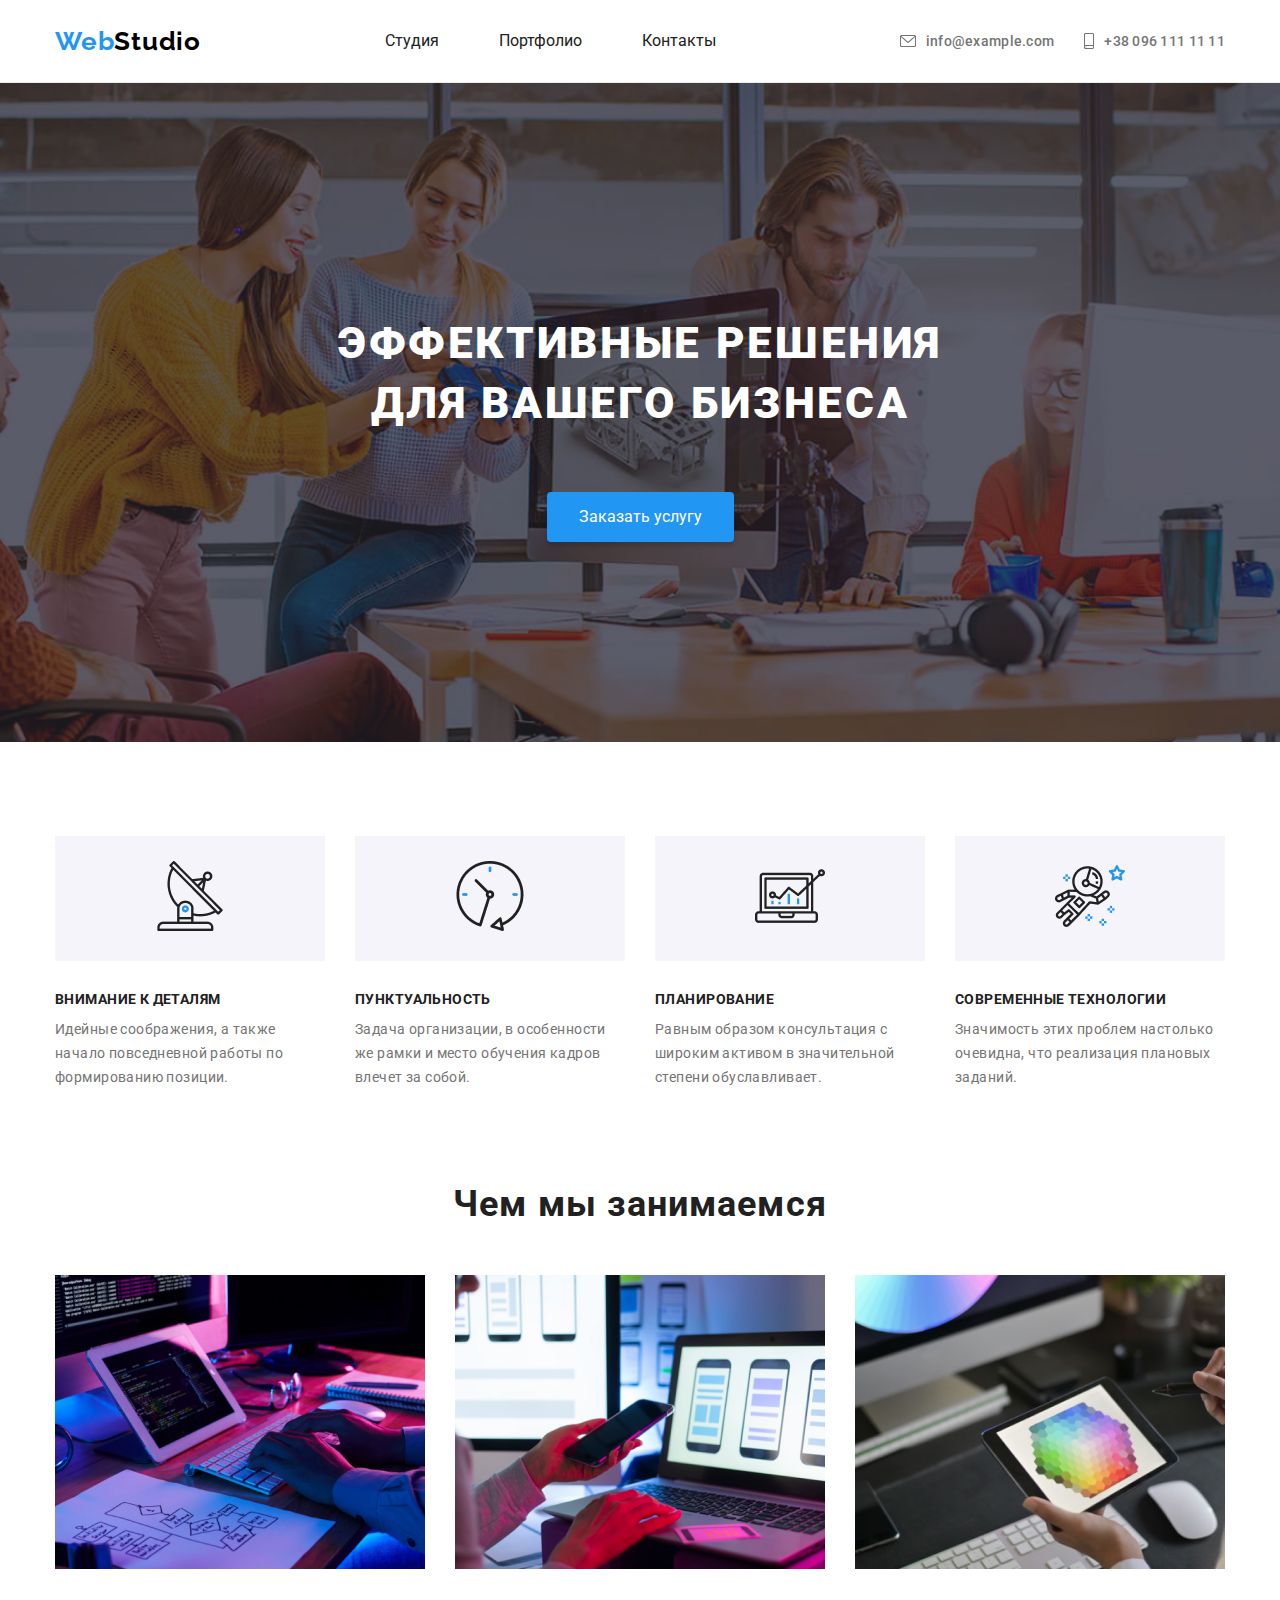
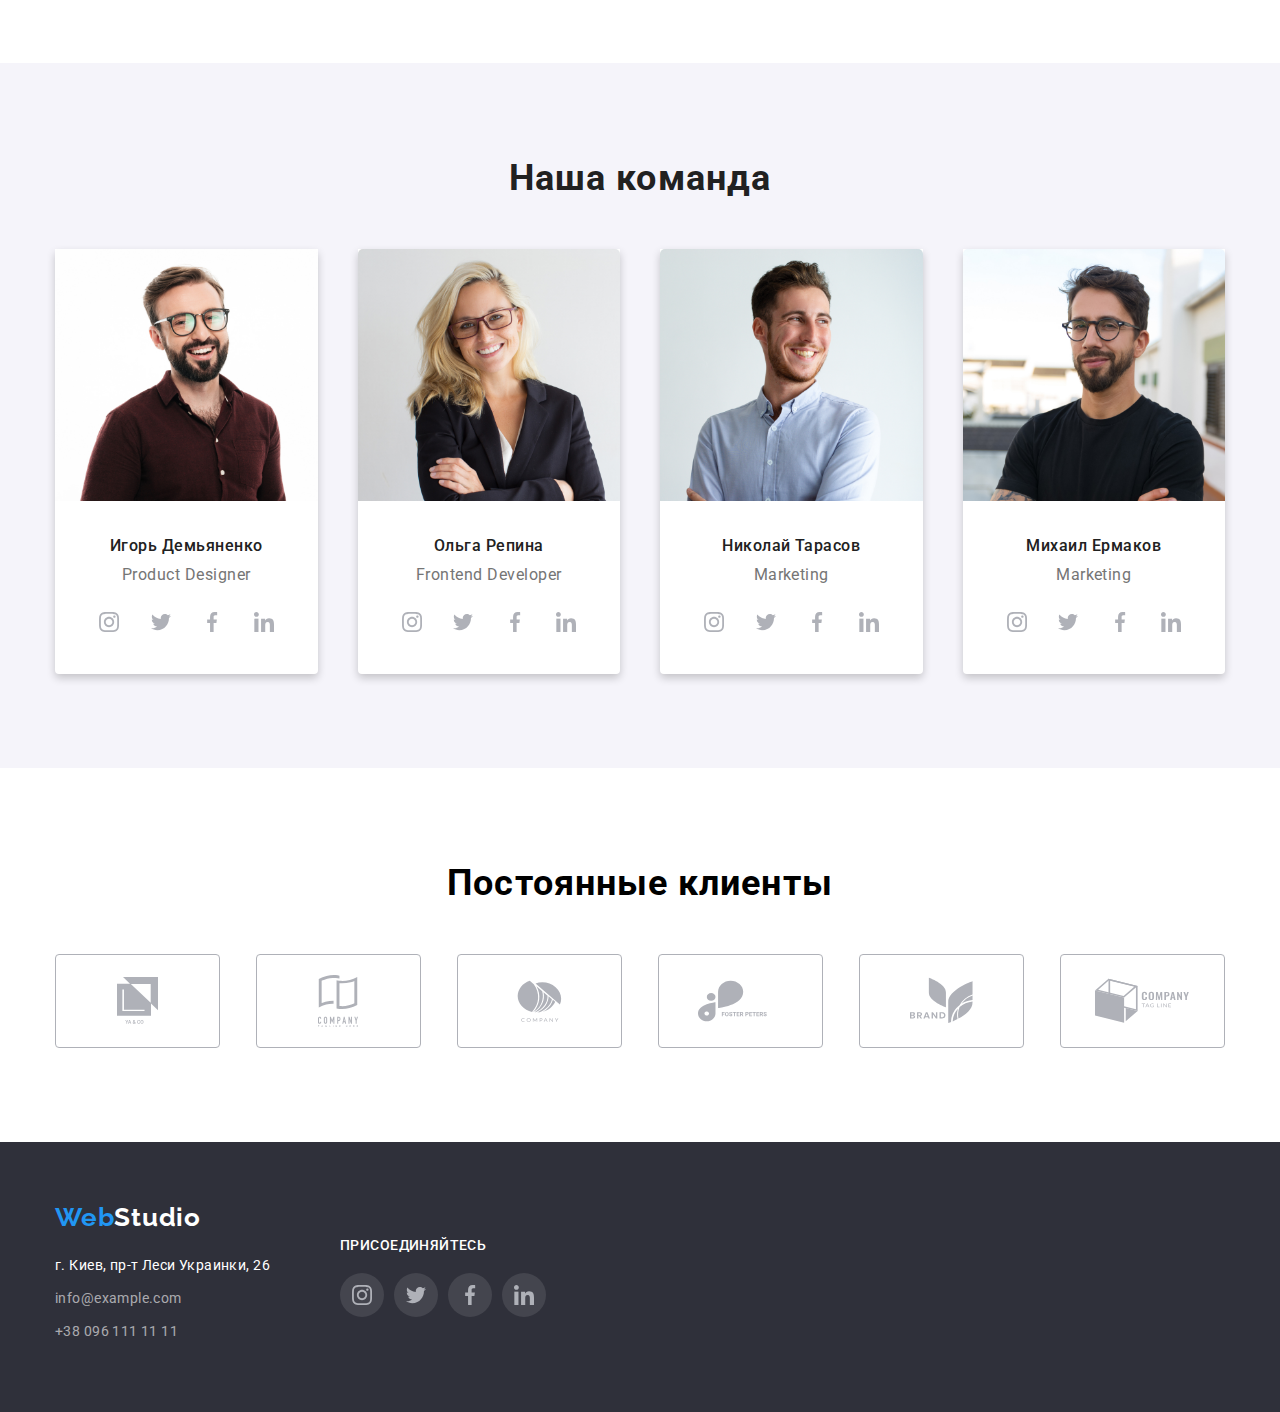
<file: index.html>
<!DOCTYPE html>
<html lang="en">
  <head>
    <meta charset="UTF-8" />
    <meta http-equiv="X-UA-Compatible" content="IE=edge" />
    <meta name="viewport" content="width=device-width, initial-scale=1.0" />
    <title>WebStudio</title>
    <link rel="preconnect" href="https://fonts.googleapis.com" />
    <link rel="preconnect" href="https://fonts.gstatic.com" crossorigin />
    <link
      href="https://fonts.googleapis.com/css2?family=Raleway:wght@700&display=swap"
      rel="stylesheet"
    />
    <link
      href="https://fonts.googleapis.com/css2?family=Raleway:wght@700&family=Roboto:wght@500&display=swap"
      rel="stylesheet"
    />
    <link rel="stylesheet" href="css/normalize.css" />
    <link rel="stylesheet" href="css/style.css" />
  </head>
  <body>
    <!-- Header -->

    <header class="header">
      <div class="container">
        <div class="header-wrapper">
          <div>
            <a class="navbar-logo" href="#"
              >Web<span class="studio_head">Studio</span></a
            >
          </div>

          <nav class="nav">
            <ul class="nav__item">
              <li class="nav__item_list">
                <a href="#" class="nav__item_list-link">Студия</a>
              </li>
              <li class="nav__item_list">
                <a href="./portfolio.html" class="nav__item_list-link"
                  >Портфолио</a
                >
              </li>
              <li class="nav__item_list">
                <a href="#" class="nav__item_list-link">Контакты</a>
              </li>
            </ul>
          </nav>

          <div class="header__block">
            <a
              class="header__block-link margin-right"
              href="mailto:info@example.com"
              ><svg
                width="16"
                height="16"
                viewBox="0 0 16 12"
                fill="none"
                xmlns="http://www.w3.org/2000/svg"
              >
                <path
                  d="M14.5 0H1.50001C0.672854 0 0 0.672853 0 1.50001V10.5C0 11.3271 0.672854 12 1.50001 12H14.5C15.3271 12 16 11.3271 16 10.5V1.50001C16 0.672853 15.3271 0 14.5 0V0ZM14.5 0.999994C14.5679 0.999994 14.6325 1.01409 14.6916 1.0387L8 6.83838L1.30833 1.0387C1.36742 1.01412 1.43204 0.999994 1.49998 0.999994H14.5ZM14.5 11H1.50001C1.22414 11 0.999996 10.7759 0.999996 10.5V2.09521L7.67236 7.87792C7.76661 7.95944 7.8833 7.99999 8 7.99999C8.1167 7.99999 8.23339 7.95948 8.32764 7.87792L15 2.09521V10.5C15 10.7759 14.7759 11 14.5 11V11Z"
                  fill="#757575"
                />
              </svg>
              <span class="header__block-text">info@example.com</span></a
            >
            <a class="header__block-link" href="tel:+380961111111"
              ><svg
                width="10"
                height="16"
                viewBox="0 0 10 16"
                fill="none"
                xmlns="http://www.w3.org/2000/svg"
              >
                <path
                  d="M8.5 0H1.5C0.672848 0 0 0.672848 0 1.5V14.5C0 15.3272 0.672848 16 1.5 16H8.5C9.32715 16 10 15.3272 10 14.5V1.5C10 0.672848 9.32715 0 8.5 0ZM1.5 1H8.5C8.77588 1 9 1.22412 9 1.5V12H1V1.5C1 1.22412 1.22412 1 1.5 1ZM8.5 15H1.5C1.22412 15 1 14.7759 1 14.5V13H9V14.5C9 14.7759 8.77588 15 8.5 15Z"
                  fill="#757575"
                />
                <path
                  d="M2.35355 13.7389C2.54882 13.9213 2.54882 14.2169 2.35355 14.3992C2.15828 14.5816 1.84172 14.5816 1.64645 14.3992C1.45118 14.2169 1.45118 13.9213 1.64645 13.7389C1.84172 13.5566 2.15828 13.5566 2.35355 13.7389Z"
                  fill="#757575"
                />
              </svg>
              <span class="header__block-text">+38 096 111 11 11</span></a
            >
          </div>
        </div>
      </div>
    </header>

    <!-- Main -->

    <main>
      <section class="main">
        <div class="container">
          <div class="title__wrapper">
            <h1 class="title__wrapper_text">
              Эффективные решения<br />
              для вашего бизнеса
            </h1>
            <button class="title__wrapper_btn" type="button">
              Заказать услугу
            </button>
          </div>
        </div>
      </section>

      <!-- Modal -->

      <div class="demo">
        <div class="demo__mid">
          <div class="demo__close">
            <img class="demo__close-img" src="images/Form bg.png" alt="" />
          </div>
        </div>
      </div>

      <!-- Info -->

      <section class="info">
        <div class="container">
          <div class="info__list">
            <div class="info__list-link">
              <div class="info__list-img">
                <img src="images/info/antenna 1.png" alt="" />
              </div>
              <h3 class="info__list-link-intro">Внимание к деталям</h3>
              <p class="info__list-link-p">
                Идейные соображения, а также начало повседневной работы по
                формированию позиции.
              </p>
            </div>
            <div class="info__list-link">
              <div class="info__list-img">
                <img src="images/info/clock 1.png" alt="" />
              </div>
              <h3 class="info__list-link-intro">Пунктуальность</h3>
              <p class="info__list-link-p">
                Задача организации, в особенности же рамки и место обучения
                кадров влечет за собой.
              </p>
            </div>
            <div class="info__list-link">
              <div class="info__list-img">
                <img src="images/info/diagram 1.png" alt="" />
              </div>
              <h3 class="info__list-link-intro">Планирование</h3>
              <p class="info__list-link-p">
                Равным образом консультация с широким активом в значительной
                степени обуславливает.
              </p>
            </div>
            <div class="info__list-link">
              <div class="info__list-img">
                <img src="images/info/astronaut 1.png" alt="" />
              </div>
              <h3 class="info__list-link-intro">Современные технологии</h3>
              <p class="info__list-link-p">
                Значимость этих проблем настолько очевидна, что реализация
                плановых заданий.
              </p>
            </div>
          </div>
        </div>
      </section>

      <!-- Images -->

      <section class="images">
        <div class="container">
          <div class="images__wrapper">
            <h2 class="images__wrapper_intro">Чем мы занимаемся</h2>
            <div class="images__wrapper-cards">
              <div class="images__cards">
                <div class="images__cards-link">
                  <img src="images/img.jpg" alt="планшет и клавиатура" />
                  <div class="images__cards-block">
                    <span class="images__cards-text"
                      >Десктопные приложения</span
                    >
                  </div>
                </div>
                <div class="images__cards-link">
                  <img src="images/img1.jpg" alt="смартфон" />
                  <div class="images__cards-block">
                    <span class="images__cards-text">Мобильные приложения</span>
                  </div>
                </div>
                <div class="images__cards-link">
                  <img src="images/img2.jpg" alt="планшет" />
                  <div class="images__cards-block">
                    <span class="images__cards-text">Дизайнерские решения</span>
                  </div>
                </div>
              </div>
            </div>
          </div>
        </div>
      </section>

      <!-- People -->

      <section class="people">
        <div class="container">
          <div class="team__wrapper">
            <h2 class="team__wrapper-intro">Наша команда</h2>
            <div class="cards__wrapper">
              <div class="cards__wrapper-item">
                <div class="cards__wrapper-item-link">
                  <img
                    class="cards-icon"
                    src="images/men.jpg"
                    alt="мужчина в очках"
                    width="270"
                  />
                  <div>
                    <span class="cards__wrapper-item-link-intro">
                      Игорь Демьяненко
                    </span>
                    <span class="cards__wrapper-item-link-p"
                      >Product Designer</span
                    >
                  </div>
                  <div class="social">
                    <a class="social_link" href="#"
                      ><svg
                        width="20"
                        height="20"
                        viewBox="0 0 20 20"
                        fill="none"
                        xmlns="http://www.w3.org/2000/svg"
                      >
                        <g clip-path="url(#clip0_1_492)">
                          <path
                            d="M19.9804 5.88005C19.9336 4.81738 19.7617 4.0868 19.5156 3.45374C19.2616 2.78176 18.8709 2.18014 18.359 1.68002C17.8589 1.1721 17.2533 0.777435 16.5891 0.527447C15.9524 0.281274 15.2256 0.109427 14.163 0.0625732C13.0924 0.0117516 12.7525 0 10.0371 0C7.32173 0 6.98185 0.0117516 5.91521 0.0586052C4.85253 0.105459 4.12195 0.277459 3.48904 0.523479C2.81692 0.777435 2.2153 1.16814 1.71517 1.68002C1.20726 2.18014 0.812743 2.78573 0.562603 3.44992C0.31643 4.0868 0.144583 4.81341 0.0977294 5.87609C0.0469078 6.9467 0.0351562 7.28658 0.0351562 10.002C0.0351562 12.7173 0.0469078 13.0572 0.0937614 14.1239C0.140615 15.1865 0.312615 15.9171 0.558787 16.5502C0.812743 17.2221 1.20726 17.8238 1.71517 18.3239C2.2153 18.8318 2.82088 19.2265 3.48508 19.4765C4.12195 19.7226 4.84856 19.8945 5.91139 19.9413C6.97788 19.9883 7.31791 19.9999 10.0333 19.9999C12.7487 19.9999 13.0885 19.9883 14.1552 19.9413C15.2179 19.8945 15.9484 19.7226 16.5813 19.4765C17.9254 18.9568 18.9881 17.8941 19.5078 16.5502C19.7538 15.9133 19.9258 15.1865 19.9727 14.1239C20.0195 13.0572 20.0313 12.7173 20.0313 10.002C20.0313 7.28658 20.0273 6.9467 19.9804 5.88005ZM18.1794 14.0457C18.1364 15.0225 17.9723 15.5499 17.8356 15.9015C17.4995 16.7728 16.808 17.4643 15.9367 17.8004C15.5851 17.9372 15.0538 18.1012 14.0809 18.1441C13.026 18.1911 12.7096 18.2027 10.0411 18.2027C7.37255 18.2027 7.05221 18.1911 6.00113 18.1441C5.02438 18.1012 4.49693 17.9372 4.1453 17.8004C3.71171 17.6402 3.31704 17.3862 2.9967 17.0541C2.6646 16.7298 2.41065 16.3391 2.2504 15.9055C2.11365 15.5539 1.94959 15.0225 1.90671 14.0497C1.8597 12.9948 1.8481 12.6783 1.8481 10.0097C1.8481 7.34122 1.8597 7.02087 1.90671 5.96995C1.94959 4.99319 2.11365 4.46575 2.2504 4.11412C2.41065 3.68038 2.6646 3.28586 3.00067 2.96536C3.32483 2.63327 3.71553 2.37931 4.14927 2.21921C4.5009 2.08247 5.03231 1.9184 6.0051 1.87537C7.05999 1.82851 7.37652 1.81676 10.0449 1.81676C12.7174 1.81676 13.0337 1.82851 14.0848 1.87537C15.0616 1.9184 15.589 2.08247 15.9407 2.21921C16.3742 2.37931 16.7689 2.63327 17.0893 2.96536C17.4213 3.28967 17.6753 3.68038 17.8356 4.11412C17.9723 4.46575 18.1364 4.99701 18.1794 5.96995C18.2263 7.02484 18.238 7.34122 18.238 10.0097C18.238 12.6783 18.2263 12.9908 18.1794 14.0457Z"
                            fill="#AFB1B8"
                          />
                          <path
                            d="M10.0371 4.8642C7.20074 4.8642 4.89941 7.16537 4.89941 10.0019C4.89941 12.8385 7.20074 15.1396 10.0371 15.1396C12.8737 15.1396 15.1749 12.8385 15.1749 10.0019C15.1749 7.16537 12.8737 4.8642 10.0371 4.8642ZM10.0371 13.3346C8.19702 13.3346 6.70442 11.8422 6.70442 10.0019C6.70442 8.16165 8.19702 6.66921 10.0371 6.66921C11.8774 6.66921 13.3698 8.16165 13.3698 10.0019C13.3698 11.8422 11.8774 13.3346 10.0371 13.3346V13.3346Z"
                            fill="#AFB1B8"
                          />
                          <path
                            d="M16.5775 4.6611C16.5775 5.32346 16.0404 5.86052 15.3779 5.86052C14.7155 5.86052 14.1785 5.32346 14.1785 4.6611C14.1785 3.99858 14.7155 3.46167 15.3779 3.46167C16.0404 3.46167 16.5775 3.99858 16.5775 4.6611V4.6611Z"
                            fill="#AFB1B8"
                          />
                        </g>
                        <defs>
                          <clipPath id="clip0_1_492">
                            <rect width="20" height="20" fill="white" />
                          </clipPath>
                        </defs>
                      </svg>
                    </a>
                    <a class="social_link" href="#"
                      ><svg
                        width="20"
                        height="20"
                        viewBox="0 0 20 20"
                        fill="none"
                        xmlns="http://www.w3.org/2000/svg"
                      >
                        <g clip-path="url(#clip0_1_486)">
                          <path
                            d="M20 3.79875C19.2563 4.125 18.4637 4.34125 17.6375 4.44625C18.4875 3.93875 19.1363 3.14125 19.4412 2.18C18.6488 2.6525 17.7738 2.98625 16.8412 3.1725C16.0887 2.37125 15.0162 1.875 13.8462 1.875C11.5763 1.875 9.74875 3.7175 9.74875 5.97625C9.74875 6.30125 9.77625 6.61375 9.84375 6.91125C6.435 6.745 3.41875 5.11125 1.3925 2.6225C1.03875 3.23625 0.83125 3.93875 0.83125 4.695C0.83125 6.115 1.5625 7.37375 2.6525 8.1025C1.99375 8.09 1.3475 7.89875 0.8 7.5975C0.8 7.61 0.8 7.62625 0.8 7.6425C0.8 9.635 2.22125 11.29 4.085 11.6712C3.75125 11.7625 3.3875 11.8062 3.01 11.8062C2.7475 11.8062 2.4825 11.7913 2.23375 11.7362C2.765 13.36 4.2725 14.5538 6.065 14.5925C4.67 15.6838 2.89875 16.3412 0.98125 16.3412C0.645 16.3412 0.3225 16.3263 0 16.285C1.81625 17.4563 3.96875 18.125 6.29 18.125C13.835 18.125 17.96 11.875 17.96 6.4575C17.96 6.27625 17.9538 6.10125 17.945 5.9275C18.7588 5.35 19.4425 4.62875 20 3.79875Z"
                            fill="#AFB1B8"
                          />
                        </g>
                        <defs>
                          <clipPath id="clip0_1_486">
                            <rect width="20" height="20" fill="white" />
                          </clipPath>
                        </defs>
                      </svg>
                    </a>
                    <a class="social_link" href="#"
                      ><svg
                        width="20"
                        height="20"
                        viewBox="0 0 20 20"
                        fill="none"
                        xmlns="http://www.w3.org/2000/svg"
                      >
                        <g clip-path="url(#clip0_1_482)">
                          <path
                            d="M13.3308 3.32083H15.1567V0.140833C14.8417 0.0975 13.7583 0 12.4967 0C9.86416 0 8.06082 1.65583 8.06082 4.69917V7.5H5.15582V11.055H8.06082V20H11.6225V11.0558H14.41L14.8525 7.50083H11.6217V5.05167C11.6225 4.02417 11.8992 3.32083 13.3308 3.32083Z"
                            fill="#AFB1B8"
                          />
                        </g>
                        <defs>
                          <clipPath id="clip0_1_482">
                            <rect width="20" height="20" fill="white" />
                          </clipPath>
                        </defs>
                      </svg>
                    </a>
                    <a class="social_link" href="#"
                      ><svg
                        width="20"
                        height="20"
                        viewBox="0 0 20 20"
                        fill="none"
                        xmlns="http://www.w3.org/2000/svg"
                      >
                        <g clip-path="url(#clip0_1_476)">
                          <path
                            d="M19.995 20V19.9992H20V12.6642C20 9.07587 19.2275 6.31171 15.0325 6.31171C13.0158 6.31171 11.6625 7.41837 11.11 8.46754H11.0517V6.64671H7.07416V19.9992H11.2158V13.3875C11.2158 11.6467 11.5458 9.96337 13.7017 9.96337C15.8258 9.96337 15.8575 11.95 15.8575 13.4992V20H19.995Z"
                            fill="#AFB1B8"
                          />
                          <path
                            d="M0.330017 6.64746H4.47668V20H0.330017V6.64746Z"
                            fill="#AFB1B8"
                          />
                          <path
                            d="M2.40167 0C1.07583 0 0 1.07583 0 2.40167C0 3.7275 1.07583 4.82583 2.40167 4.82583C3.7275 4.82583 4.80333 3.7275 4.80333 2.40167C4.8025 1.07583 3.72667 0 2.40167 0V0Z"
                            fill="#AFB1B8"
                          />
                        </g>
                        <defs>
                          <clipPath id="clip0_1_476">
                            <rect width="20" height="20" fill="white" />
                          </clipPath>
                        </defs>
                      </svg>
                    </a>
                  </div>
                </div>
                <div class="cards__wrapper-item-link">
                  <img
                    class="cards-icon"
                    src="images/girl.jpg"
                    alt="девушка в очках"
                    width="270"
                  />
                  <div>
                    <span class="cards__wrapper-item-link-intro"
                      >Ольга Репина</span
                    >
                    <span class="cards__wrapper-item-link-p"
                      >Frontend Developer</span
                    >
                  </div>
                  <div class="social">
                    <a class="social_link" href="#"
                      ><svg
                        width="20"
                        height="20"
                        viewBox="0 0 20 20"
                        fill="none"
                        xmlns="http://www.w3.org/2000/svg"
                      >
                        <g clip-path="url(#clip0_1_492)">
                          <path
                            d="M19.9804 5.88005C19.9336 4.81738 19.7617 4.0868 19.5156 3.45374C19.2616 2.78176 18.8709 2.18014 18.359 1.68002C17.8589 1.1721 17.2533 0.777435 16.5891 0.527447C15.9524 0.281274 15.2256 0.109427 14.163 0.0625732C13.0924 0.0117516 12.7525 0 10.0371 0C7.32173 0 6.98185 0.0117516 5.91521 0.0586052C4.85253 0.105459 4.12195 0.277459 3.48904 0.523479C2.81692 0.777435 2.2153 1.16814 1.71517 1.68002C1.20726 2.18014 0.812743 2.78573 0.562603 3.44992C0.31643 4.0868 0.144583 4.81341 0.0977294 5.87609C0.0469078 6.9467 0.0351562 7.28658 0.0351562 10.002C0.0351562 12.7173 0.0469078 13.0572 0.0937614 14.1239C0.140615 15.1865 0.312615 15.9171 0.558787 16.5502C0.812743 17.2221 1.20726 17.8238 1.71517 18.3239C2.2153 18.8318 2.82088 19.2265 3.48508 19.4765C4.12195 19.7226 4.84856 19.8945 5.91139 19.9413C6.97788 19.9883 7.31791 19.9999 10.0333 19.9999C12.7487 19.9999 13.0885 19.9883 14.1552 19.9413C15.2179 19.8945 15.9484 19.7226 16.5813 19.4765C17.9254 18.9568 18.9881 17.8941 19.5078 16.5502C19.7538 15.9133 19.9258 15.1865 19.9727 14.1239C20.0195 13.0572 20.0313 12.7173 20.0313 10.002C20.0313 7.28658 20.0273 6.9467 19.9804 5.88005ZM18.1794 14.0457C18.1364 15.0225 17.9723 15.5499 17.8356 15.9015C17.4995 16.7728 16.808 17.4643 15.9367 17.8004C15.5851 17.9372 15.0538 18.1012 14.0809 18.1441C13.026 18.1911 12.7096 18.2027 10.0411 18.2027C7.37255 18.2027 7.05221 18.1911 6.00113 18.1441C5.02438 18.1012 4.49693 17.9372 4.1453 17.8004C3.71171 17.6402 3.31704 17.3862 2.9967 17.0541C2.6646 16.7298 2.41065 16.3391 2.2504 15.9055C2.11365 15.5539 1.94959 15.0225 1.90671 14.0497C1.8597 12.9948 1.8481 12.6783 1.8481 10.0097C1.8481 7.34122 1.8597 7.02087 1.90671 5.96995C1.94959 4.99319 2.11365 4.46575 2.2504 4.11412C2.41065 3.68038 2.6646 3.28586 3.00067 2.96536C3.32483 2.63327 3.71553 2.37931 4.14927 2.21921C4.5009 2.08247 5.03231 1.9184 6.0051 1.87537C7.05999 1.82851 7.37652 1.81676 10.0449 1.81676C12.7174 1.81676 13.0337 1.82851 14.0848 1.87537C15.0616 1.9184 15.589 2.08247 15.9407 2.21921C16.3742 2.37931 16.7689 2.63327 17.0893 2.96536C17.4213 3.28967 17.6753 3.68038 17.8356 4.11412C17.9723 4.46575 18.1364 4.99701 18.1794 5.96995C18.2263 7.02484 18.238 7.34122 18.238 10.0097C18.238 12.6783 18.2263 12.9908 18.1794 14.0457Z"
                            fill="#AFB1B8"
                          />
                          <path
                            d="M10.0371 4.8642C7.20074 4.8642 4.89941 7.16537 4.89941 10.0019C4.89941 12.8385 7.20074 15.1396 10.0371 15.1396C12.8737 15.1396 15.1749 12.8385 15.1749 10.0019C15.1749 7.16537 12.8737 4.8642 10.0371 4.8642ZM10.0371 13.3346C8.19702 13.3346 6.70442 11.8422 6.70442 10.0019C6.70442 8.16165 8.19702 6.66921 10.0371 6.66921C11.8774 6.66921 13.3698 8.16165 13.3698 10.0019C13.3698 11.8422 11.8774 13.3346 10.0371 13.3346V13.3346Z"
                            fill="#AFB1B8"
                          />
                          <path
                            d="M16.5775 4.6611C16.5775 5.32346 16.0404 5.86052 15.3779 5.86052C14.7155 5.86052 14.1785 5.32346 14.1785 4.6611C14.1785 3.99858 14.7155 3.46167 15.3779 3.46167C16.0404 3.46167 16.5775 3.99858 16.5775 4.6611V4.6611Z"
                            fill="#AFB1B8"
                          />
                        </g>
                        <defs>
                          <clipPath id="clip0_1_492">
                            <rect width="20" height="20" fill="white" />
                          </clipPath>
                        </defs>
                      </svg>
                    </a>
                    <a class="social_link" href="#"
                      ><svg
                        width="20"
                        height="20"
                        viewBox="0 0 20 20"
                        fill="none"
                        xmlns="http://www.w3.org/2000/svg"
                      >
                        <g clip-path="url(#clip0_1_486)">
                          <path
                            d="M20 3.79875C19.2563 4.125 18.4637 4.34125 17.6375 4.44625C18.4875 3.93875 19.1363 3.14125 19.4412 2.18C18.6488 2.6525 17.7738 2.98625 16.8412 3.1725C16.0887 2.37125 15.0162 1.875 13.8462 1.875C11.5763 1.875 9.74875 3.7175 9.74875 5.97625C9.74875 6.30125 9.77625 6.61375 9.84375 6.91125C6.435 6.745 3.41875 5.11125 1.3925 2.6225C1.03875 3.23625 0.83125 3.93875 0.83125 4.695C0.83125 6.115 1.5625 7.37375 2.6525 8.1025C1.99375 8.09 1.3475 7.89875 0.8 7.5975C0.8 7.61 0.8 7.62625 0.8 7.6425C0.8 9.635 2.22125 11.29 4.085 11.6712C3.75125 11.7625 3.3875 11.8062 3.01 11.8062C2.7475 11.8062 2.4825 11.7913 2.23375 11.7362C2.765 13.36 4.2725 14.5538 6.065 14.5925C4.67 15.6838 2.89875 16.3412 0.98125 16.3412C0.645 16.3412 0.3225 16.3263 0 16.285C1.81625 17.4563 3.96875 18.125 6.29 18.125C13.835 18.125 17.96 11.875 17.96 6.4575C17.96 6.27625 17.9538 6.10125 17.945 5.9275C18.7588 5.35 19.4425 4.62875 20 3.79875Z"
                            fill="#AFB1B8"
                          />
                        </g>
                        <defs>
                          <clipPath id="clip0_1_486">
                            <rect width="20" height="20" fill="white" />
                          </clipPath>
                        </defs>
                      </svg>
                    </a>
                    <a class="social_link" href="#"
                      ><svg
                        width="20"
                        height="20"
                        viewBox="0 0 20 20"
                        fill="none"
                        xmlns="http://www.w3.org/2000/svg"
                      >
                        <g clip-path="url(#clip0_1_482)">
                          <path
                            d="M13.3308 3.32083H15.1567V0.140833C14.8417 0.0975 13.7583 0 12.4967 0C9.86416 0 8.06082 1.65583 8.06082 4.69917V7.5H5.15582V11.055H8.06082V20H11.6225V11.0558H14.41L14.8525 7.50083H11.6217V5.05167C11.6225 4.02417 11.8992 3.32083 13.3308 3.32083Z"
                            fill="#AFB1B8"
                          />
                        </g>
                        <defs>
                          <clipPath id="clip0_1_482">
                            <rect width="20" height="20" fill="white" />
                          </clipPath>
                        </defs>
                      </svg>
                    </a>
                    <a class="social_link" href="#"
                      ><svg
                        width="20"
                        height="20"
                        viewBox="0 0 20 20"
                        fill="none"
                        xmlns="http://www.w3.org/2000/svg"
                      >
                        <g clip-path="url(#clip0_1_476)">
                          <path
                            d="M19.995 20V19.9992H20V12.6642C20 9.07587 19.2275 6.31171 15.0325 6.31171C13.0158 6.31171 11.6625 7.41837 11.11 8.46754H11.0517V6.64671H7.07416V19.9992H11.2158V13.3875C11.2158 11.6467 11.5458 9.96337 13.7017 9.96337C15.8258 9.96337 15.8575 11.95 15.8575 13.4992V20H19.995Z"
                            fill="#AFB1B8"
                          />
                          <path
                            d="M0.330017 6.64746H4.47668V20H0.330017V6.64746Z"
                            fill="#AFB1B8"
                          />
                          <path
                            d="M2.40167 0C1.07583 0 0 1.07583 0 2.40167C0 3.7275 1.07583 4.82583 2.40167 4.82583C3.7275 4.82583 4.80333 3.7275 4.80333 2.40167C4.8025 1.07583 3.72667 0 2.40167 0V0Z"
                            fill="#AFB1B8"
                          />
                        </g>
                        <defs>
                          <clipPath id="clip0_1_476">
                            <rect width="20" height="20" fill="white" />
                          </clipPath>
                        </defs>
                      </svg>
                    </a>
                  </div>
                </div>
                <div class="cards__wrapper-item-link">
                  <img
                    class="cards-icon"
                    src="images/men2.jpg"
                    alt="мужчина"
                    width="270"
                  />
                  <div>
                    <span class="cards__wrapper-item-link-intro">
                      Николай Тарасов
                    </span>
                    <span class="cards__wrapper-item-link-p">Marketing</span>
                  </div>
                  <div class="social">
                    <a class="social_link" href="#"
                      ><svg
                        width="20"
                        height="20"
                        viewBox="0 0 20 20"
                        fill="none"
                        xmlns="http://www.w3.org/2000/svg"
                      >
                        <g clip-path="url(#clip0_1_492)">
                          <path
                            d="M19.9804 5.88005C19.9336 4.81738 19.7617 4.0868 19.5156 3.45374C19.2616 2.78176 18.8709 2.18014 18.359 1.68002C17.8589 1.1721 17.2533 0.777435 16.5891 0.527447C15.9524 0.281274 15.2256 0.109427 14.163 0.0625732C13.0924 0.0117516 12.7525 0 10.0371 0C7.32173 0 6.98185 0.0117516 5.91521 0.0586052C4.85253 0.105459 4.12195 0.277459 3.48904 0.523479C2.81692 0.777435 2.2153 1.16814 1.71517 1.68002C1.20726 2.18014 0.812743 2.78573 0.562603 3.44992C0.31643 4.0868 0.144583 4.81341 0.0977294 5.87609C0.0469078 6.9467 0.0351562 7.28658 0.0351562 10.002C0.0351562 12.7173 0.0469078 13.0572 0.0937614 14.1239C0.140615 15.1865 0.312615 15.9171 0.558787 16.5502C0.812743 17.2221 1.20726 17.8238 1.71517 18.3239C2.2153 18.8318 2.82088 19.2265 3.48508 19.4765C4.12195 19.7226 4.84856 19.8945 5.91139 19.9413C6.97788 19.9883 7.31791 19.9999 10.0333 19.9999C12.7487 19.9999 13.0885 19.9883 14.1552 19.9413C15.2179 19.8945 15.9484 19.7226 16.5813 19.4765C17.9254 18.9568 18.9881 17.8941 19.5078 16.5502C19.7538 15.9133 19.9258 15.1865 19.9727 14.1239C20.0195 13.0572 20.0313 12.7173 20.0313 10.002C20.0313 7.28658 20.0273 6.9467 19.9804 5.88005ZM18.1794 14.0457C18.1364 15.0225 17.9723 15.5499 17.8356 15.9015C17.4995 16.7728 16.808 17.4643 15.9367 17.8004C15.5851 17.9372 15.0538 18.1012 14.0809 18.1441C13.026 18.1911 12.7096 18.2027 10.0411 18.2027C7.37255 18.2027 7.05221 18.1911 6.00113 18.1441C5.02438 18.1012 4.49693 17.9372 4.1453 17.8004C3.71171 17.6402 3.31704 17.3862 2.9967 17.0541C2.6646 16.7298 2.41065 16.3391 2.2504 15.9055C2.11365 15.5539 1.94959 15.0225 1.90671 14.0497C1.8597 12.9948 1.8481 12.6783 1.8481 10.0097C1.8481 7.34122 1.8597 7.02087 1.90671 5.96995C1.94959 4.99319 2.11365 4.46575 2.2504 4.11412C2.41065 3.68038 2.6646 3.28586 3.00067 2.96536C3.32483 2.63327 3.71553 2.37931 4.14927 2.21921C4.5009 2.08247 5.03231 1.9184 6.0051 1.87537C7.05999 1.82851 7.37652 1.81676 10.0449 1.81676C12.7174 1.81676 13.0337 1.82851 14.0848 1.87537C15.0616 1.9184 15.589 2.08247 15.9407 2.21921C16.3742 2.37931 16.7689 2.63327 17.0893 2.96536C17.4213 3.28967 17.6753 3.68038 17.8356 4.11412C17.9723 4.46575 18.1364 4.99701 18.1794 5.96995C18.2263 7.02484 18.238 7.34122 18.238 10.0097C18.238 12.6783 18.2263 12.9908 18.1794 14.0457Z"
                            fill="#AFB1B8"
                          />
                          <path
                            d="M10.0371 4.8642C7.20074 4.8642 4.89941 7.16537 4.89941 10.0019C4.89941 12.8385 7.20074 15.1396 10.0371 15.1396C12.8737 15.1396 15.1749 12.8385 15.1749 10.0019C15.1749 7.16537 12.8737 4.8642 10.0371 4.8642ZM10.0371 13.3346C8.19702 13.3346 6.70442 11.8422 6.70442 10.0019C6.70442 8.16165 8.19702 6.66921 10.0371 6.66921C11.8774 6.66921 13.3698 8.16165 13.3698 10.0019C13.3698 11.8422 11.8774 13.3346 10.0371 13.3346V13.3346Z"
                            fill="#AFB1B8"
                          />
                          <path
                            d="M16.5775 4.6611C16.5775 5.32346 16.0404 5.86052 15.3779 5.86052C14.7155 5.86052 14.1785 5.32346 14.1785 4.6611C14.1785 3.99858 14.7155 3.46167 15.3779 3.46167C16.0404 3.46167 16.5775 3.99858 16.5775 4.6611V4.6611Z"
                            fill="#AFB1B8"
                          />
                        </g>
                        <defs>
                          <clipPath id="clip0_1_492">
                            <rect width="20" height="20" fill="white" />
                          </clipPath>
                        </defs>
                      </svg>
                    </a>
                    <a class="social_link" href="#"
                      ><svg
                        width="20"
                        height="20"
                        viewBox="0 0 20 20"
                        fill="none"
                        xmlns="http://www.w3.org/2000/svg"
                      >
                        <g clip-path="url(#clip0_1_486)">
                          <path
                            d="M20 3.79875C19.2563 4.125 18.4637 4.34125 17.6375 4.44625C18.4875 3.93875 19.1363 3.14125 19.4412 2.18C18.6488 2.6525 17.7738 2.98625 16.8412 3.1725C16.0887 2.37125 15.0162 1.875 13.8462 1.875C11.5763 1.875 9.74875 3.7175 9.74875 5.97625C9.74875 6.30125 9.77625 6.61375 9.84375 6.91125C6.435 6.745 3.41875 5.11125 1.3925 2.6225C1.03875 3.23625 0.83125 3.93875 0.83125 4.695C0.83125 6.115 1.5625 7.37375 2.6525 8.1025C1.99375 8.09 1.3475 7.89875 0.8 7.5975C0.8 7.61 0.8 7.62625 0.8 7.6425C0.8 9.635 2.22125 11.29 4.085 11.6712C3.75125 11.7625 3.3875 11.8062 3.01 11.8062C2.7475 11.8062 2.4825 11.7913 2.23375 11.7362C2.765 13.36 4.2725 14.5538 6.065 14.5925C4.67 15.6838 2.89875 16.3412 0.98125 16.3412C0.645 16.3412 0.3225 16.3263 0 16.285C1.81625 17.4563 3.96875 18.125 6.29 18.125C13.835 18.125 17.96 11.875 17.96 6.4575C17.96 6.27625 17.9538 6.10125 17.945 5.9275C18.7588 5.35 19.4425 4.62875 20 3.79875Z"
                            fill="#AFB1B8"
                          />
                        </g>
                        <defs>
                          <clipPath id="clip0_1_486">
                            <rect width="20" height="20" fill="white" />
                          </clipPath>
                        </defs>
                      </svg>
                    </a>
                    <a class="social_link" href="#"
                      ><svg
                        width="20"
                        height="20"
                        viewBox="0 0 20 20"
                        fill="none"
                        xmlns="http://www.w3.org/2000/svg"
                      >
                        <g clip-path="url(#clip0_1_482)">
                          <path
                            d="M13.3308 3.32083H15.1567V0.140833C14.8417 0.0975 13.7583 0 12.4967 0C9.86416 0 8.06082 1.65583 8.06082 4.69917V7.5H5.15582V11.055H8.06082V20H11.6225V11.0558H14.41L14.8525 7.50083H11.6217V5.05167C11.6225 4.02417 11.8992 3.32083 13.3308 3.32083Z"
                            fill="#AFB1B8"
                          />
                        </g>
                        <defs>
                          <clipPath id="clip0_1_482">
                            <rect width="20" height="20" fill="white" />
                          </clipPath>
                        </defs>
                      </svg>
                    </a>
                    <a class="social_link" href="#"
                      ><svg
                        width="20"
                        height="20"
                        viewBox="0 0 20 20"
                        fill="none"
                        xmlns="http://www.w3.org/2000/svg"
                      >
                        <g clip-path="url(#clip0_1_476)">
                          <path
                            d="M19.995 20V19.9992H20V12.6642C20 9.07587 19.2275 6.31171 15.0325 6.31171C13.0158 6.31171 11.6625 7.41837 11.11 8.46754H11.0517V6.64671H7.07416V19.9992H11.2158V13.3875C11.2158 11.6467 11.5458 9.96337 13.7017 9.96337C15.8258 9.96337 15.8575 11.95 15.8575 13.4992V20H19.995Z"
                            fill="#AFB1B8"
                          />
                          <path
                            d="M0.330017 6.64746H4.47668V20H0.330017V6.64746Z"
                            fill="#AFB1B8"
                          />
                          <path
                            d="M2.40167 0C1.07583 0 0 1.07583 0 2.40167C0 3.7275 1.07583 4.82583 2.40167 4.82583C3.7275 4.82583 4.80333 3.7275 4.80333 2.40167C4.8025 1.07583 3.72667 0 2.40167 0V0Z"
                            fill="#AFB1B8"
                          />
                        </g>
                        <defs>
                          <clipPath id="clip0_1_476">
                            <rect width="20" height="20" fill="white" />
                          </clipPath>
                        </defs>
                      </svg>
                    </a>
                  </div>
                </div>
                <div class="cards__wrapper-item-link">
                  <img
                    class="cards-icon"
                    src="images/men3.jpg"
                    alt="мужчина в очках"
                    width="270"
                  />
                  <div>
                    <span class="cards__wrapper-item-link-intro">
                      Михаил Ермаков
                    </span>
                    <span class="cards__wrapper-item-link-p">Marketing</span>
                  </div>
                  <div class="social">
                    <a class="social_link" href="#"
                      ><svg
                        width="20"
                        height="20"
                        viewBox="0 0 20 20"
                        fill="none"
                        xmlns="http://www.w3.org/2000/svg"
                      >
                        <g clip-path="url(#clip0_1_492)">
                          <path
                            d="M19.9804 5.88005C19.9336 4.81738 19.7617 4.0868 19.5156 3.45374C19.2616 2.78176 18.8709 2.18014 18.359 1.68002C17.8589 1.1721 17.2533 0.777435 16.5891 0.527447C15.9524 0.281274 15.2256 0.109427 14.163 0.0625732C13.0924 0.0117516 12.7525 0 10.0371 0C7.32173 0 6.98185 0.0117516 5.91521 0.0586052C4.85253 0.105459 4.12195 0.277459 3.48904 0.523479C2.81692 0.777435 2.2153 1.16814 1.71517 1.68002C1.20726 2.18014 0.812743 2.78573 0.562603 3.44992C0.31643 4.0868 0.144583 4.81341 0.0977294 5.87609C0.0469078 6.9467 0.0351562 7.28658 0.0351562 10.002C0.0351562 12.7173 0.0469078 13.0572 0.0937614 14.1239C0.140615 15.1865 0.312615 15.9171 0.558787 16.5502C0.812743 17.2221 1.20726 17.8238 1.71517 18.3239C2.2153 18.8318 2.82088 19.2265 3.48508 19.4765C4.12195 19.7226 4.84856 19.8945 5.91139 19.9413C6.97788 19.9883 7.31791 19.9999 10.0333 19.9999C12.7487 19.9999 13.0885 19.9883 14.1552 19.9413C15.2179 19.8945 15.9484 19.7226 16.5813 19.4765C17.9254 18.9568 18.9881 17.8941 19.5078 16.5502C19.7538 15.9133 19.9258 15.1865 19.9727 14.1239C20.0195 13.0572 20.0313 12.7173 20.0313 10.002C20.0313 7.28658 20.0273 6.9467 19.9804 5.88005ZM18.1794 14.0457C18.1364 15.0225 17.9723 15.5499 17.8356 15.9015C17.4995 16.7728 16.808 17.4643 15.9367 17.8004C15.5851 17.9372 15.0538 18.1012 14.0809 18.1441C13.026 18.1911 12.7096 18.2027 10.0411 18.2027C7.37255 18.2027 7.05221 18.1911 6.00113 18.1441C5.02438 18.1012 4.49693 17.9372 4.1453 17.8004C3.71171 17.6402 3.31704 17.3862 2.9967 17.0541C2.6646 16.7298 2.41065 16.3391 2.2504 15.9055C2.11365 15.5539 1.94959 15.0225 1.90671 14.0497C1.8597 12.9948 1.8481 12.6783 1.8481 10.0097C1.8481 7.34122 1.8597 7.02087 1.90671 5.96995C1.94959 4.99319 2.11365 4.46575 2.2504 4.11412C2.41065 3.68038 2.6646 3.28586 3.00067 2.96536C3.32483 2.63327 3.71553 2.37931 4.14927 2.21921C4.5009 2.08247 5.03231 1.9184 6.0051 1.87537C7.05999 1.82851 7.37652 1.81676 10.0449 1.81676C12.7174 1.81676 13.0337 1.82851 14.0848 1.87537C15.0616 1.9184 15.589 2.08247 15.9407 2.21921C16.3742 2.37931 16.7689 2.63327 17.0893 2.96536C17.4213 3.28967 17.6753 3.68038 17.8356 4.11412C17.9723 4.46575 18.1364 4.99701 18.1794 5.96995C18.2263 7.02484 18.238 7.34122 18.238 10.0097C18.238 12.6783 18.2263 12.9908 18.1794 14.0457Z"
                            fill="#AFB1B8"
                          />
                          <path
                            d="M10.0371 4.8642C7.20074 4.8642 4.89941 7.16537 4.89941 10.0019C4.89941 12.8385 7.20074 15.1396 10.0371 15.1396C12.8737 15.1396 15.1749 12.8385 15.1749 10.0019C15.1749 7.16537 12.8737 4.8642 10.0371 4.8642ZM10.0371 13.3346C8.19702 13.3346 6.70442 11.8422 6.70442 10.0019C6.70442 8.16165 8.19702 6.66921 10.0371 6.66921C11.8774 6.66921 13.3698 8.16165 13.3698 10.0019C13.3698 11.8422 11.8774 13.3346 10.0371 13.3346V13.3346Z"
                            fill="#AFB1B8"
                          />
                          <path
                            d="M16.5775 4.6611C16.5775 5.32346 16.0404 5.86052 15.3779 5.86052C14.7155 5.86052 14.1785 5.32346 14.1785 4.6611C14.1785 3.99858 14.7155 3.46167 15.3779 3.46167C16.0404 3.46167 16.5775 3.99858 16.5775 4.6611V4.6611Z"
                            fill="#AFB1B8"
                          />
                        </g>
                        <defs>
                          <clipPath id="clip0_1_492">
                            <rect width="20" height="20" fill="white" />
                          </clipPath>
                        </defs>
                      </svg>
                    </a>
                    <a class="social_link" href="#"
                      ><svg
                        width="20"
                        height="20"
                        viewBox="0 0 20 20"
                        fill="none"
                        xmlns="http://www.w3.org/2000/svg"
                      >
                        <g clip-path="url(#clip0_1_486)">
                          <path
                            d="M20 3.79875C19.2563 4.125 18.4637 4.34125 17.6375 4.44625C18.4875 3.93875 19.1363 3.14125 19.4412 2.18C18.6488 2.6525 17.7738 2.98625 16.8412 3.1725C16.0887 2.37125 15.0162 1.875 13.8462 1.875C11.5763 1.875 9.74875 3.7175 9.74875 5.97625C9.74875 6.30125 9.77625 6.61375 9.84375 6.91125C6.435 6.745 3.41875 5.11125 1.3925 2.6225C1.03875 3.23625 0.83125 3.93875 0.83125 4.695C0.83125 6.115 1.5625 7.37375 2.6525 8.1025C1.99375 8.09 1.3475 7.89875 0.8 7.5975C0.8 7.61 0.8 7.62625 0.8 7.6425C0.8 9.635 2.22125 11.29 4.085 11.6712C3.75125 11.7625 3.3875 11.8062 3.01 11.8062C2.7475 11.8062 2.4825 11.7913 2.23375 11.7362C2.765 13.36 4.2725 14.5538 6.065 14.5925C4.67 15.6838 2.89875 16.3412 0.98125 16.3412C0.645 16.3412 0.3225 16.3263 0 16.285C1.81625 17.4563 3.96875 18.125 6.29 18.125C13.835 18.125 17.96 11.875 17.96 6.4575C17.96 6.27625 17.9538 6.10125 17.945 5.9275C18.7588 5.35 19.4425 4.62875 20 3.79875Z"
                            fill="#AFB1B8"
                          />
                        </g>
                        <defs>
                          <clipPath id="clip0_1_486">
                            <rect width="20" height="20" fill="white" />
                          </clipPath>
                        </defs>
                      </svg>
                    </a>
                    <a class="social_link" href="#"
                      ><svg
                        width="20"
                        height="20"
                        viewBox="0 0 20 20"
                        fill="none"
                        xmlns="http://www.w3.org/2000/svg"
                      >
                        <g clip-path="url(#clip0_1_482)">
                          <path
                            d="M13.3308 3.32083H15.1567V0.140833C14.8417 0.0975 13.7583 0 12.4967 0C9.86416 0 8.06082 1.65583 8.06082 4.69917V7.5H5.15582V11.055H8.06082V20H11.6225V11.0558H14.41L14.8525 7.50083H11.6217V5.05167C11.6225 4.02417 11.8992 3.32083 13.3308 3.32083Z"
                            fill="#AFB1B8"
                          />
                        </g>
                        <defs>
                          <clipPath id="clip0_1_482">
                            <rect width="20" height="20" fill="white" />
                          </clipPath>
                        </defs>
                      </svg>
                    </a>
                    <a class="social_link" href="#"
                      ><svg
                        width="20"
                        height="20"
                        viewBox="0 0 20 20"
                        fill="none"
                        xmlns="http://www.w3.org/2000/svg"
                      >
                        <g clip-path="url(#clip0_1_476)">
                          <path
                            d="M19.995 20V19.9992H20V12.6642C20 9.07587 19.2275 6.31171 15.0325 6.31171C13.0158 6.31171 11.6625 7.41837 11.11 8.46754H11.0517V6.64671H7.07416V19.9992H11.2158V13.3875C11.2158 11.6467 11.5458 9.96337 13.7017 9.96337C15.8258 9.96337 15.8575 11.95 15.8575 13.4992V20H19.995Z"
                            fill="#AFB1B8"
                          />
                          <path
                            d="M0.330017 6.64746H4.47668V20H0.330017V6.64746Z"
                            fill="#AFB1B8"
                          />
                          <path
                            d="M2.40167 0C1.07583 0 0 1.07583 0 2.40167C0 3.7275 1.07583 4.82583 2.40167 4.82583C3.7275 4.82583 4.80333 3.7275 4.80333 2.40167C4.8025 1.07583 3.72667 0 2.40167 0V0Z"
                            fill="#AFB1B8"
                          />
                        </g>
                        <defs>
                          <clipPath id="clip0_1_476">
                            <rect width="20" height="20" fill="white" />
                          </clipPath>
                        </defs>
                      </svg>
                    </a>
                  </div>
                </div>
              </div>
            </div>
          </div>
        </div>
      </section>

      <!-- Regular customers -->

      <section class="clients__wrapper">
        <div class="container">
          <h2 class="clients__wrapper-intro">Постоянные клиенты</h2>
          <div class="clients__item">
            <div class="clients__item-img">
              <a class="clients__item-link" href="#"
                ><svg
                  width="41"
                  height="47"
                  viewBox="0 0 41 47"
                  fill="none"
                  xmlns="http://www.w3.org/2000/svg"
                >
                  <path
                    fill-rule="evenodd"
                    clip-rule="evenodd"
                    d="M6 0L13.0078 6.63413L0 6.62646V38.8137H34V26.507L41 33.1338V0H6ZM33.6924 25.7283L13.8226 6.91796H33.6924V25.7283ZM27.5231 34.1055H5.38008V12.4579H6.9453V32.6397H27.5231V34.1055ZM10.6089 43.0991L9.79102 44.7837L8.97314 43.0991H8.28711L9.48096 45.3452V46.6538H10.1011V45.3452L11.2925 43.0991H10.6089ZM11.6367 46.6538L11.9248 45.8262H13.3018L13.5923 46.6538H14.2368L12.8916 43.0991H12.3374L10.9946 46.6538H11.6367ZM12.6133 43.8535L13.1284 45.3281H12.0981L12.6133 43.8535ZM15.8701 45.2427C15.7806 45.3794 15.7358 45.5299 15.7358 45.6943C15.7358 45.9938 15.8408 46.2371 16.0508 46.4243C16.2624 46.6099 16.5439 46.7026 16.8955 46.7026C17.2471 46.7026 17.5498 46.6074 17.8037 46.417L18.0039 46.6538H18.6924L18.1699 46.0361C18.375 45.7562 18.4775 45.3973 18.4775 44.9595H17.9624C17.9624 45.1987 17.9128 45.416 17.8135 45.6113L17.1274 44.8008L17.3691 44.625C17.54 44.5013 17.6629 44.3776 17.7378 44.2539C17.8127 44.1286 17.8501 43.9919 17.8501 43.8438C17.8501 43.6191 17.7671 43.4312 17.6011 43.2798C17.4367 43.1268 17.2251 43.0503 16.9663 43.0503C16.6798 43.0503 16.452 43.1317 16.2827 43.2944C16.1134 43.4556 16.0288 43.6753 16.0288 43.9536C16.0288 44.0675 16.0557 44.1855 16.1094 44.3076C16.1647 44.4297 16.2616 44.5778 16.3999 44.752C16.1362 44.9408 15.9596 45.1043 15.8701 45.2427ZM17.4741 46.0288C17.3 46.1623 17.1128 46.229 16.9126 46.229C16.7352 46.229 16.5936 46.1777 16.4878 46.0752C16.382 45.9727 16.3291 45.8392 16.3291 45.6748C16.3291 45.4844 16.4268 45.3151 16.6221 45.167L16.6978 45.1133L17.4741 46.0288ZM16.8369 44.4541C16.6693 44.2474 16.5854 44.0757 16.5854 43.939C16.5854 43.8201 16.6196 43.7217 16.688 43.6436C16.7563 43.5654 16.8483 43.5264 16.9639 43.5264C17.0713 43.5264 17.16 43.5597 17.23 43.6265C17.3 43.6916 17.335 43.7705 17.335 43.8633C17.335 44.0033 17.2845 44.118 17.1836 44.2075L17.1079 44.2686L16.8369 44.4541ZM22.623 46.3853C22.8672 46.172 23.0072 45.8758 23.043 45.4966H22.4277C22.3952 45.7505 22.3179 45.932 22.1958 46.041C22.0737 46.1501 21.8914 46.2046 21.6489 46.2046C21.3836 46.2046 21.1818 46.1037 21.0435 45.9019C20.9067 45.7 20.8384 45.4071 20.8384 45.0229V44.708C20.8416 44.3288 20.9149 44.0415 21.0581 43.8462C21.203 43.6493 21.4097 43.5508 21.6782 43.5508C21.9093 43.5508 22.0843 43.6077 22.2031 43.7217C22.3236 43.834 22.3984 44.0179 22.4277 44.2734H23.043C23.0039 43.8844 22.8647 43.5833 22.6255 43.3701C22.3862 43.1569 22.0705 43.0503 21.6782 43.0503C21.3869 43.0503 21.1297 43.1195 20.9067 43.2578C20.6854 43.3962 20.5153 43.5931 20.3965 43.8486C20.2777 44.1042 20.2183 44.3996 20.2183 44.7349V45.0669C20.2231 45.394 20.2842 45.6813 20.4014 45.9287C20.5186 46.1761 20.6846 46.3674 20.8994 46.5024C21.1159 46.6359 21.3657 46.7026 21.6489 46.7026C22.0542 46.7026 22.3789 46.5968 22.623 46.3853ZM26.2534 45.8872C26.3739 45.6235 26.4341 45.3175 26.4341 44.9692V44.7715C26.4325 44.4248 26.3706 44.1213 26.2485 43.8608C26.1265 43.5988 25.9531 43.3986 25.7285 43.2603C25.5055 43.1203 25.2492 43.0503 24.9595 43.0503C24.6698 43.0503 24.4126 43.1211 24.188 43.2627C23.965 43.4027 23.7917 43.6053 23.668 43.8706C23.5459 44.1359 23.4849 44.4419 23.4849 44.7886V44.9888C23.4865 45.3289 23.5483 45.6292 23.6704 45.8896C23.7941 46.1501 23.9683 46.3511 24.1929 46.4927C24.4191 46.6326 24.6763 46.7026 24.9644 46.7026C25.2557 46.7026 25.5129 46.6326 25.7358 46.4927C25.9604 46.3511 26.133 46.1493 26.2534 45.8872ZM25.5918 43.8779C25.7415 44.0879 25.8164 44.3898 25.8164 44.7837V44.9692C25.8164 45.3696 25.7423 45.674 25.5942 45.8823C25.4478 46.0907 25.2378 46.1948 24.9644 46.1948C24.6942 46.1948 24.4826 46.0882 24.3296 45.875C24.1782 45.6618 24.1025 45.3599 24.1025 44.9692V44.7642C24.1058 44.3817 24.1823 44.0863 24.332 43.8779C24.4834 43.668 24.6925 43.563 24.9595 43.563C25.2329 43.563 25.4437 43.668 25.5918 43.8779Z"
                    fill="#AFB1B8"
                  />
                </svg>
              </a>
            </div>
            <div class="clients__item-img">
              <a class="clients__item-link" href="#"
                ><svg
                  width="40"
                  height="52"
                  viewBox="0 0 40 52"
                  fill="none"
                  xmlns="http://www.w3.org/2000/svg"
                >
                  <path
                    fill-rule="evenodd"
                    clip-rule="evenodd"
                    d="M17.1136 2.93452H16.977C16.7671 2.92181 16.5571 2.91672 16.3471 2.91163H16.3471H16.3269H15.8918C15.4946 2.91163 15.0898 2.92181 14.6876 2.94215C14.6573 2.93994 14.6269 2.93994 14.5966 2.94215C10.9522 3.14863 7.38171 4.05951 4.08049 5.62492L3.6479 5.83344V27.9746L4.65979 27.6313C5.54773 27.3261 6.49384 27.0515 7.47285 26.7972C10.1193 26.1178 12.8367 25.7567 15.568 25.7216V28.6306C15.2062 28.6332 14.8546 28.6434 14.503 28.6612H14.4195C12.3175 28.7765 10.2317 29.0967 8.19129 29.6173C5.60716 30.2643 3.11433 31.2357 0.771606 32.5086V4.11189C3.20469 2.69275 5.82533 1.62687 8.55557 0.945963C10.9527 0.327052 13.4169 0.00930695 15.8918 0H16.3193C16.8303 0.0127146 17.3287 0.0356008 17.7967 0.0712015C19.0297 0.157776 20.2528 0.352628 21.4521 0.653528V3.51685C20.2874 3.24551 19.1032 3.06695 17.9105 2.98284C17.8863 2.98079 17.8621 2.97872 17.8379 2.97666C17.5911 2.95561 17.344 2.93452 17.1136 2.93452ZM22.1528 5.86138C22.7877 5.9097 23.4455 5.93259 24.1108 5.93259C26.7125 5.92307 29.3031 5.59083 31.8239 4.94339C34.4068 4.29396 36.8986 3.32178 39.2411 2.04956V29.9402C36.8067 31.3585 34.1853 32.4243 31.4546 33.1061C29.0571 33.7227 26.5931 34.0395 24.1184 34.0496C22.2433 34.0647 20.3737 33.8443 18.553 33.3935V5.32229C18.983 5.42146 19.4257 5.51301 19.876 5.58929C20.6147 5.7139 21.3939 5.80544 22.1528 5.86138ZM36.3471 6.07753L35.3352 6.41828C34.4042 6.73106 33.4657 7.01078 32.5221 7.25998C29.7749 7.96596 26.9514 8.3281 24.1158 8.33818C23.4556 8.33818 22.8485 8.32038 22.2616 8.28224L21.4546 8.22883V28.3178V31.0057L22.1477 31.0667C22.7903 31.1227 23.4531 31.1506 24.1209 31.1506C26.3544 31.1412 28.5781 30.8533 30.7412 30.2937C32.5223 29.8469 34.2552 29.2243 35.9145 28.4348L36.3471 28.2263V6.07753Z"
                    fill="#AFB1B8"
                  />
                  <path
                    d="M2.73713 42.2124C2.59166 42.0615 2.41629 41.943 2.22236 41.8646C2.02844 41.7862 1.82029 41.7496 1.61141 41.7572C1.38879 41.7542 1.16781 41.7957 0.961267 41.8793C0.771901 41.9547 0.599767 42.068 0.455322 42.2124C0.312451 42.3572 0.201292 42.5304 0.128988 42.721C0.0496792 42.9207 0.0101425 43.1341 0.0126205 43.3491V47.1431C0.00357283 47.4104 0.0545882 47.6764 0.161874 47.9212C0.251433 48.1156 0.380725 48.2889 0.541333 48.4298C0.692953 48.5575 0.870978 48.6495 1.06246 48.6994C1.24694 48.7512 1.43755 48.7777 1.62911 48.7782C1.84041 48.7803 2.04953 48.7351 2.24131 48.646C2.43095 48.563 2.60277 48.4438 2.74725 48.295C2.88814 48.1476 3.00052 47.9752 3.07865 47.7864C3.15973 47.5951 3.20105 47.3892 3.20007 47.1812V46.7566H2.20842V47.0948C2.21137 47.2103 2.1916 47.3252 2.15024 47.433C2.11794 47.5137 2.06877 47.5866 2.00604 47.6466C1.94461 47.6962 1.87416 47.7334 1.79861 47.7559C1.73164 47.7782 1.6617 47.7902 1.59117 47.7915C1.50263 47.8018 1.41296 47.7885 1.33122 47.7527C1.24948 47.717 1.17858 47.6602 1.1257 47.5881C1.03222 47.4356 0.986395 47.2585 0.994154 47.0795V43.5423C0.988002 43.3462 1.02969 43.1515 1.11558 42.9753C1.16706 42.8952 1.2399 42.8313 1.32578 42.7908C1.41166 42.7503 1.50713 42.7349 1.60129 42.7464C1.68676 42.7434 1.7717 42.7612 1.8488 42.7984C1.92591 42.8356 1.99289 42.8911 2.04399 42.96C2.15496 43.1057 2.21298 43.2852 2.20842 43.4686V43.7966H3.18995V43.4101C3.19195 43.1831 3.15073 42.9578 3.06853 42.7464C2.99527 42.5476 2.88251 42.3659 2.73713 42.2124Z"
                    fill="#AFB1B8"
                  />
                  <path
                    d="M8.62892 42.1691C8.31271 41.9021 7.91362 41.7546 7.50066 41.7521C7.29868 41.7529 7.09838 41.7891 6.9087 41.8589C6.71613 41.9279 6.53841 42.0332 6.38505 42.1691C6.22076 42.3168 6.08968 42.498 6.00053 42.7006C5.90063 42.9323 5.85146 43.183 5.85634 43.4355V47.0744C5.8495 47.3304 5.89873 47.5847 6.00053 47.8195C6.09028 48.0151 6.22152 48.1887 6.38505 48.328C6.53665 48.4688 6.71468 48.5777 6.9087 48.6485C7.09838 48.7183 7.29868 48.7544 7.50066 48.7553C7.70269 48.7549 7.90307 48.7187 8.09262 48.6485C8.28995 48.5767 8.47195 48.468 8.62892 48.328C8.7871 48.1861 8.91454 48.013 9.00332 47.8195C9.10512 47.5847 9.15435 47.3304 9.14751 47.0744V43.4355C9.15239 43.183 9.10322 42.9323 9.00332 42.7006C8.91505 42.5001 8.78775 42.3194 8.62892 42.1691ZM8.16598 47.0744C8.17434 47.1714 8.16095 47.269 8.1268 47.3601C8.09265 47.4512 8.03861 47.5334 7.96866 47.6008C7.83768 47.7106 7.67251 47.7708 7.50193 47.7708C7.33135 47.7708 7.16617 47.7106 7.03519 47.6008C6.96524 47.5334 6.9112 47.4512 6.87705 47.3601C6.8429 47.269 6.82952 47.1714 6.83787 47.0744V43.4355C6.82952 43.3385 6.8429 43.2409 6.87705 43.1498C6.9112 43.0587 6.96524 42.9764 7.03519 42.9091C7.16617 42.7993 7.33135 42.7391 7.50193 42.7391C7.67251 42.7391 7.83768 42.7993 7.96866 42.9091C8.03861 42.9764 8.09265 43.0587 8.1268 43.1498C8.16095 43.2409 8.17434 43.3385 8.16598 43.4355V47.0744Z"
                    fill="#AFB1B8"
                  />
                  <path
                    d="M16.3673 48.6994V41.8107H15.4136L14.1614 45.4572H14.1437L12.8813 41.8107H11.9377V48.6994H12.9218V44.5087H12.9395L13.9033 47.4712H14.3941L15.3655 44.5087H15.3832V48.6994H16.3673Z"
                    fill="#AFB1B8"
                  />
                  <path
                    d="M21.9581 42.2937C21.8065 42.1237 21.6153 41.9943 21.4015 41.9173C21.1712 41.8424 20.9302 41.8063 20.6881 41.8105H19.226V48.6993H20.2075V46.0089H20.7134C21.0197 46.0228 21.3244 45.958 21.5988 45.8207C21.822 45.6968 22.0081 45.515 22.1377 45.2943C22.2512 45.1111 22.3277 44.9071 22.3628 44.6942C22.4014 44.435 22.4192 44.173 22.4159 43.911C22.4255 43.5802 22.3932 43.2495 22.3198 42.9269C22.2543 42.6885 22.1299 42.4706 21.9581 42.2937ZM21.4521 44.3941C21.4479 44.5188 21.4168 44.6412 21.361 44.7527C21.3049 44.8586 21.2162 44.9434 21.1081 44.9942C20.9627 45.0593 20.8041 45.0889 20.6451 45.0807H20.1974V42.7387H20.7033C20.8557 42.7312 21.0075 42.7609 21.146 42.8251C21.2475 42.8834 21.3281 42.9724 21.3762 43.0794C21.4299 43.2004 21.4591 43.331 21.4622 43.4634C21.4622 43.6084 21.4622 43.7609 21.4622 43.9211C21.4622 44.0813 21.4723 44.2466 21.4622 44.3941H21.4521Z"
                    fill="#AFB1B8"
                  />
                  <path
                    d="M26.6077 41.8107H25.8032L24.2854 48.6994H25.2669L25.5553 47.2194H26.8935L27.1819 48.6994H28.1635L26.6077 41.8107ZM25.702 46.2811L26.1852 43.784H26.2029L26.6836 46.2811H25.702Z"
                    fill="#AFB1B8"
                  />
                  <path
                    d="M32.9497 45.9607H32.932L31.4496 41.8107H30.506V48.6994H31.4875V44.557H31.5078L33.0079 48.6994H33.9312V41.8107H32.9497V45.9607Z"
                    fill="#AFB1B8"
                  />
                  <path
                    d="M38.9476 41.8107L38.1583 44.5494H38.1381L37.3488 41.8107H36.3091L37.6574 45.7878V48.6994H38.639V45.7878L39.9873 41.8107H38.9476Z"
                    fill="#AFB1B8"
                  />
                  <path
                    d="M0 50.6445H0.473058V51.9719H0.794333V50.6445H1.26486V50.3724H0V50.6445Z"
                    fill="#AFB1B8"
                  />
                  <path
                    d="M3.97672 50.3724L3.35693 51.9719H3.69845L3.82999 51.6083H4.46748L4.60409 51.9719H4.95319L4.31823 50.3724H3.97672ZM3.92612 51.3387L4.14368 50.7462L4.36123 51.3387H3.92612Z"
                    fill="#AFB1B8"
                  />
                  <path
                    d="M7.90793 51.3821H8.27727V51.5881C8.16941 51.6746 8.03576 51.722 7.89781 51.7229C7.8333 51.7265 7.76886 51.7145 7.70988 51.688C7.65091 51.6614 7.59911 51.6211 7.55883 51.5703C7.47402 51.4485 7.43217 51.3017 7.43993 51.1533C7.43993 50.7973 7.59424 50.6193 7.90034 50.6193C7.98091 50.6112 8.06168 50.6325 8.12804 50.6791C8.19439 50.7257 8.24194 50.7947 8.26209 50.8735L8.57831 50.8125C8.51001 50.4997 8.28486 50.3421 7.90034 50.3421C7.69468 50.3366 7.4947 50.4103 7.34127 50.5481C7.26069 50.6276 7.19834 50.7239 7.15858 50.8302C7.11882 50.9365 7.10261 51.0502 7.11107 51.1634C7.10175 51.3823 7.17493 51.5966 7.31598 51.7636C7.39434 51.8444 7.4892 51.9071 7.59401 51.9475C7.69883 51.9879 7.8111 52.0049 7.92311 51.9975C8.17338 52.0045 8.41652 51.9133 8.60108 51.7432V51.1126H7.90793V51.3821Z"
                    fill="#AFB1B8"
                  />
                  <path
                    d="M11.9226 50.3724H11.5988V51.9719H12.7194V51.6998H11.9226V50.3724Z"
                    fill="#AFB1B8"
                  />
                  <path
                    d="M15.3175 50.3724H14.9937V51.9719H15.3175V50.3724Z"
                    fill="#AFB1B8"
                  />
                  <path
                    d="M18.6365 51.4405L17.9813 50.3724H17.6676V51.9719H17.9686V50.9268L18.6112 51.9719H18.9325V50.3724H18.6365V51.4405Z"
                    fill="#AFB1B8"
                  />
                  <path
                    d="M21.6368 51.2675H22.4337V50.9954H21.6368V50.6445H22.4944V50.3724H21.313V51.9719H22.5273V51.6998H21.6368V51.2675Z"
                    fill="#AFB1B8"
                  />
                  <path
                    d="M28.9122 51.0031H28.2823V50.3724H27.9611V51.9719H28.2823V51.2726H28.9122V51.9719H29.2335V50.3724H28.9122V51.0031Z"
                    fill="#AFB1B8"
                  />
                  <path
                    d="M31.9302 51.2675H32.7296V50.9954H31.9302V50.6445H32.7903V50.3724H31.6089V51.9719H32.8206V51.6998H31.9302V51.2675Z"
                    fill="#AFB1B8"
                  />
                  <path
                    d="M36.0233 51.2676C36.3015 51.2244 36.4432 51.0769 36.4432 50.8226C36.4513 50.7546 36.441 50.6856 36.4134 50.623C36.3858 50.5603 36.3419 50.5063 36.2863 50.4666C36.1415 50.3938 35.9799 50.3614 35.8183 50.3725H35.1404V51.972H35.4617V51.3032H35.5249C35.5934 51.299 35.6619 51.3112 35.7247 51.3388C35.7717 51.3678 35.8108 51.4079 35.8386 51.4558L36.1877 51.9644H36.5722L36.3774 51.6516C36.2913 51.4972 36.1699 51.3656 36.0233 51.2676ZM35.6994 51.0464H35.4617V50.6446H35.7146C35.8248 50.6357 35.9357 50.6486 36.041 50.6827C36.0644 50.7034 36.0828 50.7291 36.095 50.7579C36.1072 50.7867 36.1127 50.8179 36.1113 50.8492C36.1098 50.8804 36.1014 50.911 36.0866 50.9385C36.0718 50.966 36.051 50.9899 36.0258 51.0082C35.9202 51.0406 35.8096 51.0535 35.6994 51.0464Z"
                    fill="#AFB1B8"
                  />
                  <path
                    d="M39.1096 51.2675H39.9064V50.9954H39.1096V50.6445H39.9697V50.3724H38.7858V51.9719H40V51.6998H39.1096V51.2675Z"
                    fill="#AFB1B8"
                  />
                </svg>
              </a>
            </div>
            <div class="clients__item-img">
              <a class="clients__item-link" href="#"
                ><svg
                  width="45"
                  height="42"
                  viewBox="0 0 45 42"
                  fill="none"
                  xmlns="http://www.w3.org/2000/svg"
                >
                  <path
                    d="M7.40622 41.1014C7.42213 41.1018 7.4378 41.1049 7.45231 41.1106C7.46683 41.1163 7.47989 41.1245 7.49074 41.1346L7.70885 41.3431C7.53955 41.5118 7.33029 41.6468 7.0954 41.7388C6.82033 41.8391 6.52388 41.8875 6.22565 41.8809C5.94542 41.8859 5.66699 41.8408 5.40771 41.7482C5.17383 41.6632 4.9637 41.5356 4.79153 41.3739C4.61582 41.2062 4.48048 41.0096 4.39347 40.7958C4.29818 40.5574 4.25113 40.3065 4.25442 40.0542C4.25055 39.8003 4.30141 39.548 4.40437 39.3103C4.49962 39.0951 4.64329 38.8986 4.82698 38.7322C5.01315 38.5691 5.23586 38.4408 5.48133 38.3555C5.74986 38.265 6.03582 38.22 6.32381 38.2228C6.59132 38.2172 6.85741 38.2582 7.1063 38.3436C7.32224 38.425 7.52052 38.538 7.6925 38.6777L7.50982 38.9004C7.4972 38.9161 7.48152 38.9297 7.46347 38.9407C7.44192 38.9535 7.41587 38.9594 7.38986 38.9573C7.36156 38.9556 7.33428 38.9474 7.31079 38.9336L7.21264 38.8743L7.07631 38.7985C7.01746 38.7704 6.95643 38.7458 6.89364 38.7251C6.81277 38.6999 6.72983 38.6801 6.64553 38.6659C6.53854 38.6487 6.42986 38.6408 6.32108 38.6422C6.1137 38.6399 5.9079 38.6737 5.7158 38.7417C5.53666 38.8046 5.37495 38.8999 5.2414 39.0212C5.10545 39.1503 5.00068 39.3018 4.93331 39.4667C4.85652 39.6553 4.81868 39.8542 4.82152 40.0542C4.81825 40.2574 4.85609 40.4595 4.93331 40.6513C4.99984 40.8147 5.10266 40.9653 5.23595 41.0943C5.36082 41.2146 5.51561 41.3086 5.68854 41.3692C5.86651 41.4333 6.05754 41.4655 6.25019 41.4639C6.36148 41.4654 6.47272 41.4591 6.58282 41.445C6.76261 41.4259 6.93507 41.3716 7.08722 41.2862C7.16353 41.2425 7.23557 41.1934 7.30261 41.1393C7.33064 41.1161 7.3675 41.1026 7.40622 41.1014Z"
                    fill="#AFB1B8"
                  />
                  <path
                    d="M13.7043 40.0538C13.7077 40.3052 13.6578 40.5549 13.5571 40.7906C13.4682 41.0043 13.3283 41.1993 13.1464 41.3626C12.9645 41.526 12.7449 41.654 12.502 41.7382C11.9682 41.9151 11.3781 41.9151 10.8443 41.7382C10.6029 41.6527 10.3847 41.5244 10.2036 41.3615C10.0218 41.1952 9.88083 40.9986 9.78915 40.7835C9.59274 40.3063 9.59274 39.7847 9.78915 39.3076C9.88216 39.0923 10.023 38.8951 10.2036 38.7271C10.3862 38.5694 10.6043 38.446 10.8443 38.3647C11.3774 38.1846 11.9688 38.1846 12.502 38.3647C12.7442 38.4502 12.9633 38.5784 13.1454 38.7414C13.3249 38.906 13.4648 39.1001 13.5571 39.3123C13.6581 39.5495 13.708 39.8009 13.7043 40.0538ZM13.1318 40.0538C13.1361 39.8527 13.101 39.6525 13.0282 39.4615C12.9671 39.298 12.8677 39.1472 12.7364 39.0185C12.6086 38.8968 12.4512 38.8013 12.2757 38.739C11.8878 38.6095 11.4584 38.6095 11.0706 38.739C10.895 38.8013 10.7376 38.8968 10.6098 39.0185C10.4767 39.1464 10.3763 39.2974 10.3154 39.4615C10.1766 39.8472 10.1766 40.2604 10.3154 40.6461C10.3769 40.81 10.4772 40.9609 10.6098 41.0891C10.7378 41.2101 10.8952 41.3048 11.0706 41.3663C11.4591 41.4925 11.8871 41.4925 12.2757 41.3663C12.451 41.3048 12.6084 41.2101 12.7364 41.0891C12.8672 40.9601 12.9664 40.8094 13.0282 40.6461C13.1013 40.4552 13.1364 40.2549 13.1318 40.0538Z"
                    fill="#AFB1B8"
                  />
                  <path
                    d="M18.0013 40.6747L18.0585 40.8074C18.0803 40.76 18.0994 40.7173 18.1212 40.6747C18.142 40.6302 18.1657 40.5867 18.1921 40.5444L19.5853 38.3438C19.6126 38.3059 19.6371 38.2823 19.6644 38.2751C19.7015 38.2653 19.7402 38.2613 19.7789 38.2633H20.1906V41.8425H19.7026V39.2108C19.7026 39.1776 19.7026 39.1397 19.7026 39.0995C19.6999 39.0585 19.6999 39.0173 19.7026 38.9763L18.3012 41.2077C18.2834 41.2411 18.2549 41.2694 18.2191 41.2891C18.1833 41.3089 18.1418 41.3192 18.0994 41.319H18.0203C17.9779 41.3195 17.9362 41.3093 17.9003 41.2895C17.8645 41.2697 17.8361 41.2413 17.8186 41.2077L16.3763 38.9621C16.3763 39.0047 16.3763 39.0474 16.3763 39.09C16.3763 39.1326 16.3763 39.1705 16.3763 39.2037V41.8354H15.9046V38.2633H16.3163C16.355 38.2613 16.3937 38.2653 16.4308 38.2751C16.4646 38.2897 16.4916 38.314 16.5072 38.3438L17.9304 40.5468C17.9583 40.5875 17.9821 40.6303 18.0013 40.6747Z"
                    fill="#AFB1B8"
                  />
                  <path
                    d="M23.2443 40.4969V41.8376H22.699V38.2632H23.915C24.1445 38.2594 24.3734 38.2857 24.5939 38.3413C24.7704 38.3848 24.934 38.4607 25.0737 38.564C25.1948 38.6608 25.2882 38.7808 25.3464 38.9146C25.4107 39.0604 25.4422 39.2156 25.4391 39.3717C25.4415 39.5285 25.4072 39.684 25.3382 39.8289C25.2726 39.966 25.1719 40.0884 25.0437 40.1866C24.9038 40.2941 24.7394 40.3749 24.5612 40.4234C24.3489 40.4824 24.1269 40.5104 23.9041 40.5063L23.2443 40.4969ZM23.2443 40.1131H23.9041C24.0474 40.1148 24.1901 40.0964 24.3267 40.0587C24.4394 40.0257 24.5432 39.9733 24.632 39.9047C24.714 39.8391 24.7774 39.7581 24.8174 39.6678C24.8621 39.5723 24.8843 39.4701 24.8829 39.367C24.8892 39.2676 24.8706 39.1683 24.8282 39.0758C24.7858 38.9834 24.7207 38.9 24.6375 38.8317C24.4292 38.6904 24.1676 38.6219 23.9041 38.6398H23.2443V40.1131Z"
                    fill="#AFB1B8"
                  />
                  <path
                    d="M30.573 41.8424H30.1422C30.099 41.8438 30.0566 41.8321 30.0223 41.8092C29.9913 41.7869 29.967 41.7585 29.9514 41.7263L29.5806 40.8616H27.7184L27.334 41.7263C27.3198 41.7579 27.2963 41.7857 27.2658 41.8069C27.2312 41.8311 27.1876 41.8437 27.1431 41.8424H26.7123L28.3482 38.2628H28.9153L30.573 41.8424ZM27.8738 40.5134H29.4115L28.7626 39.0564C28.713 38.9468 28.6721 38.8344 28.64 38.72L28.5772 38.9072C28.5582 38.964 28.5363 39.0162 28.5173 39.0588L27.8738 40.5134Z"
                    fill="#AFB1B8"
                  />
                  <path
                    d="M32.9287 38.2795C32.9613 38.295 32.9893 38.3169 33.0105 38.3434L35.3962 41.0417C35.3962 40.9991 35.3962 40.9564 35.3962 40.9161C35.3962 40.8759 35.3962 40.8356 35.3962 40.7977V38.2629H35.8842V41.8424H35.6116C35.5728 41.8434 35.5344 41.8361 35.4998 41.8211C35.4661 41.804 35.4365 41.7815 35.4125 41.7548L33.0296 39.0589C33.0322 39.0999 33.0322 39.141 33.0296 39.1821C33.0296 39.2223 33.0296 39.2579 33.0296 39.291V41.8424H32.5416V38.2629H32.8306C32.8643 38.2621 32.8978 38.2677 32.9287 38.2795Z"
                    fill="#AFB1B8"
                  />
                  <path
                    d="M39.903 40.4188V41.8402H39.3577V40.4188L37.85 38.2631H38.338C38.3801 38.2609 38.4216 38.2718 38.4553 38.2938C38.4849 38.3168 38.5098 38.3441 38.5289 38.3744L39.4722 39.765C39.5104 39.8242 39.5431 39.8787 39.5704 39.9308C39.5977 39.9829 39.6195 40.0327 39.6386 40.0824L39.7094 39.9284C39.7359 39.8721 39.7669 39.8175 39.8021 39.765L40.7319 38.3649C40.7514 38.337 40.7753 38.3115 40.8028 38.2891C40.8351 38.2646 40.8771 38.2518 40.92 38.2536H41.4135L39.903 40.4188Z"
                    fill="#AFB1B8"
                  />
                  <path
                    d="M17.7313 32.2561C17.9685 32.2822 18.2085 32.3035 18.4511 32.3225C22.13 30.8926 25.2421 28.5523 27.3986 25.5942C29.5551 22.636 30.6602 19.1912 30.5758 15.6904L26.5215 12.1678C27.3458 15.8951 26.9602 19.7482 25.4078 23.2959C23.8554 26.8437 21.1975 29.9461 17.7313 32.2561Z"
                    fill="#AFB1B8"
                  />
                  <path
                    d="M16.2836 32.0923L16.3927 32.1112C20.0966 29.8094 22.9205 26.5951 24.4992 22.8839C26.0779 19.1727 26.3388 15.1353 25.2483 11.2939L19.4736 6.27673C21.8093 10.4008 22.7495 15.0162 22.1847 19.5862C21.62 24.1562 19.5737 28.493 16.2836 32.0923Z"
                    fill="#AFB1B8"
                  />
                  <path
                    d="M35.8679 19.8265C34.8868 23.6731 32.504 27.1423 29.0735 29.7189C28.0716 30.4755 26.9909 31.1496 25.8453 31.7324C28.6388 31.019 31.2064 29.7578 33.3502 28.046C35.4939 26.3341 37.1566 24.2174 38.2099 21.859L35.8679 19.8265Z"
                    fill="#AFB1B8"
                  />
                  <path
                    d="M34.949 19.2601L31.6146 16.3629C31.5508 19.666 30.47 22.894 28.4845 25.7114C26.499 28.5287 23.6813 30.8327 20.3242 32.3837H20.3406C21.0887 32.3835 21.8362 32.3447 22.579 32.2676C25.7164 31.155 28.488 29.3849 30.6464 27.1152C32.8049 24.8455 34.283 22.1469 34.949 19.2601Z"
                    fill="#AFB1B8"
                  />
                  <path
                    d="M16.7662 4.16091L12.7883 0.699951C9.23216 1.89391 6.17374 3.99283 4.01331 6.72203C1.85288 9.45122 0.691089 12.6835 0.679993 15.9959H0.679993C0.693321 19.656 2.1112 23.2077 4.70923 26.0888C7.30725 28.9699 10.937 31.016 15.024 31.903C18.6724 28.041 20.8085 23.2687 21.1218 18.2798C21.4351 13.2908 19.9094 8.34495 16.7662 4.16091Z"
                    fill="#AFB1B8"
                  />
                  <path
                    d="M44.14 18.7273C44.1256 14.3848 42.1338 10.2238 38.5996 7.15318C35.0655 4.08257 30.2763 2.35199 25.2783 2.33949C22.9687 2.33741 20.6788 2.70769 18.5248 3.43153L42.8804 24.5926C43.7143 22.7221 44.1414 20.7333 44.14 18.7273Z"
                    fill="#AFB1B8"
                  />
                </svg>
              </a>
            </div>
            <div class="clients__item-img">
              <a class="clients__item-link" href="#"
                ><svg
                  width="85"
                  height="42"
                  viewBox="0 0 85 42"
                  fill="none"
                  xmlns="http://www.w3.org/2000/svg"
                >
                  <path
                    d="M13.1462 13.1028H13.1433C10.7453 13.1028 8.80127 14.8304 8.80127 16.9615V16.964C8.80127 19.0951 10.7453 20.8227 13.1433 20.8227H13.1462C15.5442 20.8227 17.4882 19.0951 17.4882 16.964V16.9615C17.4882 14.8304 15.5442 13.1028 13.1462 13.1028Z"
                    fill="#AFB1B8"
                  />
                  <path
                    d="M45.195 11.8693C45.1882 8.90929 43.8623 6.07223 41.5074 3.97895C39.1525 1.88568 35.9604 0.706672 32.6297 0.699951V0.699951C29.298 0.705328 26.1045 1.88374 23.7484 3.97716C21.3922 6.07058 20.0655 8.90841 20.0587 11.8693V28.1921C20.0587 28.1921 45.1922 25.7044 45.195 11.8718V11.8693Z"
                    fill="#AFB1B8"
                  />
                  <path
                    d="M0 33.5495C0.00604098 35.6091 0.929149 37.5828 2.56761 39.0394C4.20607 40.496 6.42668 41.317 8.74418 41.3231C11.0612 41.317 13.2814 40.4963 14.9197 39.0403C16.5581 37.5843 17.4816 35.6112 17.4884 33.552V22.1943C17.4884 22.1943 0 23.9266 0 33.5495ZM8.74418 35.5844C8.2913 35.5844 7.84859 35.4651 7.47203 35.2415C7.09548 35.0179 6.80199 34.7001 6.62868 34.3282C6.45537 33.9564 6.41002 33.5472 6.49838 33.1525C6.58673 32.7577 6.80481 32.3951 7.12505 32.1105C7.44528 31.8259 7.85328 31.6321 8.29746 31.5536C8.74164 31.4751 9.20204 31.5154 9.62045 31.6694C10.0389 31.8234 10.3965 32.0843 10.6481 32.4189C10.8997 32.7535 11.034 33.147 11.034 33.5495C11.0351 33.8173 10.9767 34.0828 10.8622 34.3306C10.7476 34.5783 10.5791 34.8036 10.3664 34.9933C10.1536 35.1831 9.90081 35.3337 9.62244 35.4364C9.34406 35.5392 9.04561 35.5921 8.74418 35.5921V35.5844Z"
                    fill="#AFB1B8"
                  />
                  <path
                    d="M26.4177 34.4637H24.7302V36.2069H23.8513V31.9413H26.6286V32.6532H24.7302V33.7548H26.4177V34.4637ZM30.6423 34.1708C30.6423 34.5907 30.5681 34.9589 30.4196 35.2753C30.2712 35.5917 30.0583 35.8358 29.7809 36.0077C29.5056 36.1796 29.1891 36.2655 28.8317 36.2655C28.4782 36.2655 28.1628 36.1805 27.8854 36.0106C27.6081 35.8407 27.3932 35.5985 27.2409 35.2841C27.0886 34.9677 27.0114 34.6044 27.0095 34.1942V33.9833C27.0095 33.5634 27.0847 33.1942 27.235 32.8759C27.3874 32.5555 27.6013 32.3104 27.8766 32.1405C28.154 31.9686 28.4704 31.8827 28.8259 31.8827C29.1813 31.8827 29.4968 31.9686 29.7722 32.1405C30.0495 32.3104 30.2634 32.5555 30.4138 32.8759C30.5661 33.1942 30.6423 33.5624 30.6423 33.9803V34.1708ZM29.7516 33.9774C29.7516 33.5302 29.6716 33.1903 29.5114 32.9579C29.3513 32.7255 29.1227 32.6093 28.8259 32.6093C28.5309 32.6093 28.3034 32.7245 28.1432 32.955C27.9831 33.1835 27.902 33.5194 27.9001 33.9628V34.1708C27.9001 34.6063 27.9802 34.9442 28.1403 35.1844C28.3005 35.4247 28.5309 35.5448 28.8317 35.5448C29.1266 35.5448 29.3532 35.4296 29.5114 35.1991C29.6696 34.9667 29.7497 34.6288 29.7516 34.1854V33.9774ZM33.4929 35.0878C33.4929 34.9218 33.4343 34.7948 33.3171 34.7069C33.1999 34.6171 32.989 34.5233 32.6843 34.4257C32.3796 34.326 32.1384 34.2284 31.9606 34.1327C31.4763 33.871 31.2341 33.5184 31.2341 33.0751C31.2341 32.8446 31.2985 32.6395 31.4274 32.4598C31.5583 32.2782 31.7448 32.1366 31.987 32.035C32.2311 31.9335 32.5046 31.8827 32.8073 31.8827C33.112 31.8827 33.3835 31.9384 33.6218 32.0497C33.86 32.1591 34.0446 32.3143 34.1755 32.5155C34.3083 32.7167 34.3747 32.9452 34.3747 33.201H33.4958C33.4958 33.0057 33.4343 32.8544 33.3112 32.7469C33.1882 32.6376 33.0153 32.5829 32.7927 32.5829C32.5778 32.5829 32.4108 32.6288 32.2917 32.7206C32.1725 32.8104 32.113 32.9296 32.113 33.078C32.113 33.2167 32.1823 33.3329 32.321 33.4266C32.4616 33.5204 32.6677 33.6083 32.9391 33.6903C33.4391 33.8407 33.8034 34.0272 34.0319 34.2499C34.2604 34.4725 34.3747 34.7499 34.3747 35.0819C34.3747 35.451 34.235 35.7411 33.9557 35.952C33.6765 36.161 33.3005 36.2655 32.8278 36.2655C32.4997 36.2655 32.2009 36.2059 31.9313 36.0868C31.6618 35.9657 31.4557 35.8007 31.3132 35.5917C31.1725 35.3827 31.1022 35.1405 31.1022 34.8651H31.9841C31.9841 35.3358 32.2653 35.5712 32.8278 35.5712C33.0368 35.5712 33.1999 35.5292 33.3171 35.4452C33.4343 35.3593 33.4929 35.2401 33.4929 35.0878ZM38.1833 32.6532H36.8766V36.2069H35.9977V32.6532H34.7087V31.9413H38.1833V32.6532ZM41.2536 34.3583H39.5661V35.5009H41.5466V36.2069H38.6872V31.9413H41.5407V32.6532H39.5661V33.6698H41.2536V34.3583ZM43.6413 34.6454H42.9411V36.2069H42.0622V31.9413H43.6472C44.1511 31.9413 44.5397 32.0536 44.8132 32.2782C45.0866 32.5028 45.2233 32.8202 45.2233 33.2303C45.2233 33.5214 45.1599 33.7645 45.0329 33.9598C44.9079 34.1532 44.7175 34.3075 44.4616 34.4227L45.3845 36.1659V36.2069H44.4411L43.6413 34.6454ZM42.9411 33.9335H43.6501C43.8708 33.9335 44.0417 33.8778 44.1628 33.7665C44.2839 33.6532 44.3444 33.4979 44.3444 33.3007C44.3444 33.0995 44.2868 32.9413 44.1716 32.826C44.0583 32.7108 43.8835 32.6532 43.6472 32.6532H42.9411V33.9335ZM48.2673 34.704V36.2069H47.3884V31.9413H49.0524C49.3727 31.9413 49.654 31.9999 49.8962 32.1171C50.1403 32.2343 50.3278 32.4012 50.4587 32.618C50.5895 32.8329 50.655 33.078 50.655 33.3534C50.655 33.7714 50.5114 34.1014 50.2243 34.3436C49.9391 34.5839 49.5436 34.704 49.0378 34.704H48.2673ZM48.2673 33.9921H49.0524C49.2849 33.9921 49.4616 33.9374 49.5827 33.828C49.7057 33.7186 49.7673 33.5624 49.7673 33.3593C49.7673 33.1503 49.7057 32.9813 49.5827 32.8524C49.4597 32.7235 49.2897 32.6571 49.0729 32.6532H48.2673V33.9921ZM53.8278 34.3583H52.1403V35.5009H54.1208V36.2069H51.2614V31.9413H54.1149V32.6532H52.1403V33.6698H53.8278V34.3583ZM57.9059 32.6532H56.5993V36.2069H55.7204V32.6532H54.4313V31.9413H57.9059V32.6532ZM60.9763 34.3583H59.2888V35.5009H61.2692V36.2069H58.4099V31.9413H61.2634V32.6532H59.2888V33.6698H60.9763V34.3583ZM63.364 34.6454H62.6638V36.2069H61.7849V31.9413H63.3698C63.8737 31.9413 64.2624 32.0536 64.5358 32.2782C64.8093 32.5028 64.946 32.8202 64.946 33.2303C64.946 33.5214 64.8825 33.7645 64.7556 33.9598C64.6306 34.1532 64.4401 34.3075 64.1843 34.4227L65.1071 36.1659V36.2069H64.1638L63.364 34.6454ZM62.6638 33.9335H63.3727C63.5934 33.9335 63.7643 33.8778 63.8854 33.7665C64.0065 33.6532 64.0671 33.4979 64.0671 33.3007C64.0671 33.0995 64.0095 32.9413 63.8942 32.826C63.7809 32.7108 63.6061 32.6532 63.3698 32.6532H62.6638V33.9335ZM67.8288 35.0878C67.8288 34.9218 67.7702 34.7948 67.653 34.7069C67.5358 34.6171 67.3249 34.5233 67.0202 34.4257C66.7155 34.326 66.4743 34.2284 66.2966 34.1327C65.8122 33.871 65.57 33.5184 65.57 33.0751C65.57 32.8446 65.6345 32.6395 65.7634 32.4598C65.8942 32.2782 66.0807 32.1366 66.3229 32.035C66.5671 31.9335 66.8405 31.8827 67.1432 31.8827C67.4479 31.8827 67.7194 31.9384 67.9577 32.0497C68.196 32.1591 68.3806 32.3143 68.5114 32.5155C68.6442 32.7167 68.7106 32.9452 68.7106 33.201H67.8317C67.8317 33.0057 67.7702 32.8544 67.6472 32.7469C67.5241 32.6376 67.3513 32.5829 67.1286 32.5829C66.9138 32.5829 66.7468 32.6288 66.6276 32.7206C66.5085 32.8104 66.4489 32.9296 66.4489 33.078C66.4489 33.2167 66.5182 33.3329 66.6569 33.4266C66.7975 33.5204 67.0036 33.6083 67.2751 33.6903C67.7751 33.8407 68.1393 34.0272 68.3679 34.2499C68.5964 34.4725 68.7106 34.7499 68.7106 35.0819C68.7106 35.451 68.571 35.7411 68.2917 35.952C68.0124 36.161 67.6364 36.2655 67.1638 36.2655C66.8356 36.2655 66.5368 36.2059 66.2673 36.0868C65.9977 35.9657 65.7917 35.8007 65.6491 35.5917C65.5085 35.3827 65.4382 35.1405 65.4382 34.8651H66.32C66.32 35.3358 66.6013 35.5712 67.1638 35.5712C67.3727 35.5712 67.5358 35.5292 67.653 35.4452C67.7702 35.3593 67.8288 35.2401 67.8288 35.0878Z"
                    fill="#AFB1B8"
                  />
                </svg>
              </a>
            </div>
            <div class="clients__item-img">
              <a class="clients__item-link" href="#"
                ><svg
                  width="63"
                  height="47"
                  viewBox="0 0 63 47"
                  fill="none"
                  xmlns="http://www.w3.org/2000/svg"
                >
                  <path
                    d="M4.7569 38.7352C5.00058 39.0114 5.13038 39.3572 5.12358 39.7122C5.13601 39.9437 5.0914 40.1749 4.99304 40.3885C4.89469 40.6021 4.74511 40.7927 4.55539 40.9463C4.08201 41.2736 3.49555 41.4336 2.90369 41.3969H0V35.2055H2.84423C3.40566 35.1713 3.96263 35.3167 4.41995 35.6168C4.60363 35.7576 4.74908 35.9355 4.84482 36.1365C4.94055 36.3376 4.98396 36.5562 4.97162 36.7753C4.98831 37.1168 4.87115 37.4526 4.64128 37.722C4.42059 37.968 4.1156 38.1385 3.77579 38.2059C4.16101 38.2703 4.50873 38.4579 4.7569 38.7352ZM1.35109 37.8006H2.56674C2.84303 37.8193 3.11743 37.7463 3.33974 37.5949C3.43101 37.5192 3.50203 37.4252 3.54728 37.3203C3.59254 37.2154 3.61082 37.1024 3.60071 36.99C3.60929 36.878 3.59063 36.7657 3.54607 36.661C3.50151 36.5564 3.43217 36.4622 3.34304 36.3851C3.11408 36.2294 2.83115 36.1553 2.54692 36.1764H1.35109V37.8006ZM3.45866 40.175C3.55623 40.0974 3.63292 40.0003 3.68277 39.8912C3.73262 39.7821 3.75428 39.6639 3.74606 39.5458C3.7535 39.4264 3.73085 39.307 3.67988 39.1969C3.6289 39.0868 3.55095 38.9888 3.45205 38.9107C3.21421 38.7492 2.9217 38.6699 2.6262 38.6868H1.35109V40.3897H2.64272C2.93345 40.4051 3.22122 40.3293 3.45866 40.175Z"
                    fill="#AFB1B8"
                  />
                  <path
                    d="M10.5709 41.3969L8.98857 38.9772H8.39396V41.3969H7.03296V35.2055H9.60961C10.2591 35.164 10.9012 35.3524 11.4034 35.7318C11.7635 36.0678 11.9808 36.5106 12.0159 36.9803C12.051 37.45 11.9018 37.9158 11.595 38.2937C11.2771 38.6271 10.8428 38.8494 10.3661 38.9228L12.0508 41.3969H10.5709ZM8.39396 38.1333H9.50721C10.2802 38.1333 10.6667 37.8208 10.6667 37.1957C10.6746 37.0681 10.6534 36.9403 10.6045 36.8205C10.5556 36.7008 10.48 36.5916 10.3826 36.5C10.1383 36.314 9.82374 36.2238 9.50721 36.249H8.38075L8.39396 38.1333Z"
                    fill="#AFB1B8"
                  />
                  <path
                    d="M18.0102 40.1506H15.2981L14.8191 41.3968H13.392L15.8828 35.2749H17.4255L19.9063 41.3968H18.4793L18.0102 40.1506ZM17.6468 39.213L16.6558 36.5997L15.6648 39.213H17.6468Z"
                    fill="#AFB1B8"
                  />
                  <path
                    d="M27.3224 41.3969H25.9713L22.9421 37.1866V41.3969H21.5943V35.2054H22.9421L25.9713 39.44V35.2054H27.3224V41.3969Z"
                    fill="#AFB1B8"
                  />
                  <path
                    d="M35.0326 39.9149C34.7532 40.3823 34.3276 40.7626 33.8103 41.0068C33.2222 41.2788 32.5695 41.4128 31.9109 41.397H29.506V35.2055H31.9109C32.5684 35.1898 33.2202 35.3206 33.8103 35.5866C34.3275 35.8253 34.7536 36.2017 35.0326 36.6664C35.3107 37.17 35.4556 37.7263 35.4556 38.2906C35.4556 38.8549 35.3107 39.4113 35.0326 39.9149ZM33.4866 39.7667C33.8722 39.3554 34.0842 38.8312 34.0842 38.2891C34.0842 37.7471 33.8722 37.2229 33.4866 36.8116C33.0205 36.439 32.4127 36.2499 31.7952 36.2853H30.8571V40.293H31.7952C32.4127 40.3283 33.0205 40.1392 33.4866 39.7667Z"
                    fill="#AFB1B8"
                  />
                  <path
                    d="M18.8558 0.766724C18.8558 0.766724 36.2945 6.79486 35.9245 15.518V30.2722C35.9245 30.2722 18.4991 24.2411 18.8624 15.518L18.8558 0.766724Z"
                    fill="#AFB1B8"
                  />
                  <path
                    d="M51.4603 26.8181C54.7538 24.7428 58.5633 23.4574 62.5399 23.0796V18.4609C57.9579 20.0779 54.0709 23.0098 51.4603 26.8181Z"
                    fill="#AFB1B8"
                  />
                  <path
                    d="M49.4816 28.2095C52.1773 23.2396 56.8505 19.4046 62.54 17.4932V4.18469C62.54 4.18469 37.705 12.7717 38.2303 25.1939V46.2001C38.2303 46.2001 39.3369 45.816 41.0778 45.0961C41.0778 44.4247 41.0778 43.7472 41.1571 43.0666C41.6711 37.2996 44.6654 31.9556 49.4816 28.2095Z"
                    fill="#AFB1B8"
                  />
                  <path
                    d="M47.1197 36.0131C47.2502 34.5563 47.5413 33.1152 47.9885 31.712C44.9896 34.9471 43.1734 38.9614 42.7956 43.1906C42.7592 43.5899 42.7394 43.9891 42.7295 44.4005C44.14 43.7804 45.7818 43.0061 47.5062 42.0957C47.0662 40.0948 46.936 38.0472 47.1197 36.0131Z"
                    fill="#AFB1B8"
                  />
                  <path
                    d="M48.1075 36.0887C47.9421 37.929 48.0454 39.7813 48.4147 41.5966C55.1999 37.8793 62.8241 32.1355 62.5301 25.1939V24.589C57.6824 25.0856 53.1468 27.026 49.6204 30.112C48.7948 32.0244 48.2849 34.0387 48.1075 36.0887Z"
                    fill="#AFB1B8"
                  />
                </svg>
              </a>
            </div>
            <div class="clients__item-img">
              <a class="clients__item-link" href="#"
                ><svg
                  width="94"
                  height="45"
                  viewBox="0 0 94 45"
                  fill="none"
                  xmlns="http://www.w3.org/2000/svg"
                >
                  <path
                    d="M47.425 21.4082C46.9819 20.8184 46.7699 20.1213 46.8203 19.4196V16.5364C46.8203 15.6526 47.0207 14.9809 47.4216 14.5214C47.8224 14.0619 48.511 13.8331 49.4871 13.8351C50.4044 13.8351 51.0555 14.0306 51.4405 14.4217C51.8605 14.9207 52.0648 15.5309 52.018 16.1463V16.8239H50.3772V16.1375C50.383 15.9129 50.3671 15.6882 50.3296 15.4659C50.306 15.3138 50.2234 15.1732 50.0952 15.067C49.9267 14.9525 49.7145 14.897 49.5007 14.9115C49.2759 14.897 49.0529 14.9556 48.8756 15.0758C48.7327 15.1935 48.6374 15.3477 48.6038 15.5157C48.5567 15.7511 48.5351 15.9897 48.5393 16.2285V19.7276C48.5134 20.0652 48.5858 20.403 48.7499 20.7102C48.8315 20.8141 48.9448 20.8965 49.0774 20.9483C49.2099 21.0001 49.3564 21.0192 49.5007 21.0035C49.7109 21.0184 49.9195 20.9615 50.0816 20.8451C50.2153 20.7305 50.3013 20.581 50.3262 20.4198C50.3645 20.1877 50.3816 19.9533 50.3772 19.7188V19.009H52.018V19.6572C52.0641 20.2988 51.8648 20.9356 51.4507 21.4698C51.0736 21.8981 50.4315 22.1122 49.4871 22.1122C48.5427 22.1122 47.8292 21.8834 47.425 21.4082Z"
                    fill="#AFB1B8"
                  />
                  <path
                    d="M54.2569 21.4376C53.8424 20.9888 53.6352 20.3347 53.6352 19.4695V16.4367C53.6352 15.5803 53.8424 14.9321 54.2569 14.4921C54.6713 14.0521 55.3644 13.8331 56.3359 13.8351C57.3007 13.8351 57.9904 14.0541 58.4048 14.4921C58.8193 14.9321 59.0299 15.5803 59.0299 16.4367V19.4695C59.0299 20.3259 58.8193 20.9829 58.398 21.4346C57.9768 21.8863 57.2906 22.1122 56.3359 22.1122C55.3813 22.1122 54.6747 21.8834 54.2569 21.4376ZM57.1003 20.7102C57.2487 20.4291 57.3163 20.1212 57.2974 19.8127V16.0994C57.3164 15.7969 57.2499 15.4949 57.1037 15.2195C57.0205 15.1134 56.9043 15.0296 56.7686 14.9777C56.6328 14.9259 56.4829 14.908 56.3359 14.9262C56.1885 14.9085 56.0383 14.9265 55.9021 14.9783C55.7659 15.0301 55.6491 15.1136 55.5648 15.2195C55.4154 15.4941 55.3477 15.7965 55.3678 16.0994V19.8303C55.3471 20.1389 55.4148 20.4471 55.5648 20.7278C55.6604 20.8224 55.7785 20.8982 55.9109 20.9502C56.0433 21.0021 56.1871 21.029 56.3326 21.029C56.478 21.029 56.6218 21.0021 56.7542 20.9502C56.8866 20.8982 57.0047 20.8224 57.1003 20.7278V20.7102Z"
                    fill="#AFB1B8"
                  />
                  <path
                    d="M61.0035 13.9236H62.7701L64.0984 19.5192L65.4573 13.9236H67.1763L67.3496 22.0003H66.079L65.9431 16.3871L64.6318 22.0003H63.6126L62.2537 16.3665L62.128 22.0003H60.8439L61.0035 13.9236Z"
                    fill="#AFB1B8"
                  />
                  <path
                    d="M69.3302 13.9236H72.0819C73.6673 13.9236 74.4599 14.688 74.4599 16.217C74.4599 17.6814 73.6254 18.4126 71.9562 18.4106H71.0186V22.0003H69.32L69.3302 13.9236ZM71.6811 17.3754C71.8489 17.3938 72.0193 17.3805 72.1806 17.3364C72.3419 17.2924 72.4902 17.2186 72.6153 17.1203C72.8101 16.8475 72.896 16.5271 72.8599 16.2082C72.8688 15.9618 72.8414 15.7154 72.7783 15.475C72.7541 15.3947 72.7116 15.3194 72.6533 15.2534C72.5949 15.1874 72.522 15.1322 72.4386 15.0908C72.2028 14.9932 71.9422 14.9488 71.6811 14.9618H71.022V17.3754H71.6811Z"
                    fill="#AFB1B8"
                  />
                  <path
                    d="M76.9094 13.9236H78.7337L80.6055 22.0003H79.0225L78.6522 20.138H77.0249L76.6444 22.0003H75.0376L76.9094 13.9236ZM78.4687 19.2025L77.8334 15.8123L77.1982 19.2025H78.4687Z"
                    fill="#AFB1B8"
                  />
                  <path
                    d="M82.1173 13.9236H83.3063L85.5825 18.5309V13.9236H86.9923V22.0003H85.861L83.5713 17.1906V22.0003H82.1139L82.1173 13.9236Z"
                    fill="#AFB1B8"
                  />
                  <path
                    d="M90.2945 18.9208L88.4022 13.9349H89.9955L91.1506 17.1376L92.2343 13.9349H93.7936L91.9251 18.9208V22.0003H90.2945V18.9208Z"
                    fill="#AFB1B8"
                  />
                  <path
                    d="M50.0477 25.5316V25.954H48.6617V29.2359H48.0807V25.954H46.6879V25.5316H50.0477Z"
                    fill="#AFB1B8"
                  />
                  <path
                    d="M54.3927 29.2362H53.9442C53.8987 29.2386 53.8538 29.2261 53.8185 29.201C53.7846 29.1795 53.7587 29.15 53.7438 29.116L53.3429 28.2361H51.4201L51.0192 29.116C51.0078 29.1528 50.9869 29.1868 50.958 29.2157C50.9225 29.2402 50.8778 29.2527 50.8324 29.2509H50.3839L52.0825 25.5468H52.6737L54.3927 29.2362ZM51.5797 27.8607H53.1833L52.5038 26.3533C52.4537 26.2393 52.4117 26.1227 52.3781 26.0043C52.3543 26.0747 52.3339 26.1421 52.3136 26.2008L52.2524 26.3562L51.5797 27.8607Z"
                    fill="#AFB1B8"
                  />
                  <path
                    d="M57.3211 28.8724C57.4275 28.8772 57.5341 28.8772 57.6404 28.8724C57.7323 28.8642 57.8232 28.8495 57.9122 28.8284C57.9954 28.8107 58.0772 28.7882 58.1568 28.7609C58.2316 28.7345 58.3063 28.7022 58.3844 28.67V27.8369H57.705C57.6882 27.8378 57.6714 27.8356 57.6556 27.8305C57.6398 27.8255 57.6254 27.8177 57.6133 27.8076C57.6021 27.7993 57.5933 27.7889 57.5874 27.7772C57.5815 27.7655 57.5787 27.7529 57.5793 27.7401V27.4556H58.8974V28.8753C58.7898 28.9417 58.6762 29.0006 58.5577 29.0513C58.4366 29.1029 58.3104 29.1451 58.1806 29.1774C58.0417 29.2127 57.8996 29.2382 57.7559 29.2537C57.5912 29.2695 57.4257 29.2773 57.26 29.2771C56.967 29.2793 56.6763 29.2325 56.4038 29.1393C56.1495 29.051 55.9184 28.9193 55.7244 28.7521C55.5353 28.5832 55.3864 28.3839 55.2862 28.1655C55.1791 27.9199 55.1261 27.6593 55.1299 27.397C55.1263 27.133 55.1781 26.8706 55.2828 26.6226C55.3805 26.4031 55.5297 26.2033 55.721 26.036C55.9149 25.8693 56.1461 25.7386 56.4005 25.6517C56.6914 25.5572 57.0001 25.5105 57.3109 25.5138C57.4691 25.5137 57.627 25.5245 57.7831 25.5461C57.9212 25.5655 58.0567 25.597 58.1874 25.64C58.3062 25.6785 58.4201 25.7277 58.5271 25.7866C58.6312 25.8445 58.7301 25.9092 58.8227 25.9802L58.6596 26.209C58.6468 26.2299 58.6278 26.2475 58.6045 26.2598C58.5812 26.2722 58.5545 26.279 58.5271 26.2794C58.4895 26.2784 58.453 26.2682 58.4218 26.2501C58.3708 26.2266 58.3165 26.1973 58.2553 26.1621C58.1831 26.123 58.1069 26.0896 58.0277 26.0624C57.9265 26.0273 57.8219 25.9998 57.7152 25.9802C57.5729 25.9576 57.4284 25.9468 57.2837 25.948C57.0596 25.9458 56.8371 25.9807 56.6281 26.0506C56.439 26.1161 56.2686 26.2162 56.1287 26.3439C55.9879 26.4771 55.8803 26.6339 55.8127 26.8045C55.661 27.2056 55.661 27.6381 55.8127 28.0393C55.8871 28.2135 56.0028 28.3724 56.1525 28.5057C56.2918 28.6328 56.4609 28.7328 56.6485 28.799C56.8645 28.8631 57.0934 28.888 57.3211 28.8724Z"
                    fill="#AFB1B8"
                  />
                  <path
                    d="M62.7362 28.8136H64.5911V29.2359H62.1689V25.5316H62.7498L62.7362 28.8136Z"
                    fill="#AFB1B8"
                  />
                  <path
                    d="M66.5208 29.2359H65.9398V25.5316H66.5208V29.2359Z"
                    fill="#AFB1B8"
                  />
                  <path
                    d="M68.6814 25.5492C68.7159 25.5662 68.746 25.5892 68.7697 25.6167L71.253 28.409C71.2497 28.3651 71.2497 28.321 71.253 28.277C71.253 28.236 71.253 28.1949 71.253 28.1568V25.517H71.7592V29.2362H71.4671C71.4238 29.2392 71.3804 29.2321 71.3414 29.2156C71.3061 29.1972 71.275 29.1733 71.2496 29.1452L68.7697 26.3558C68.7697 26.3998 68.7697 26.4409 68.7697 26.482C68.7697 26.523 68.7697 26.5612 68.7697 26.5964V29.2362H68.2839V25.5316H68.5863C68.6191 25.5317 68.6515 25.5377 68.6814 25.5492Z"
                    fill="#AFB1B8"
                  />
                  <path
                    d="M76.0364 25.5316V25.9393H73.9777V27.1624H75.6457V27.5554H73.9777V28.8195H76.0364V29.2272H73.3798V25.5316H76.0364Z"
                    fill="#AFB1B8"
                  />
                  <path
                    d="M15.1617 2.65551L40.9568 8.97882V31.1368L15.1617 24.8164V2.65551ZM13.5073 0.766724V25.8928L42.6079 33.0285V7.90538L13.5073 0.766724Z"
                    fill="#AFB1B8"
                  />
                  <path
                    d="M29.1039 44.6922L0 37.5505V12.4271L29.1039 19.5659V44.6922Z"
                    fill="#AFB1B8"
                  />
                  <path
                    d="M13.9897 2.37099L39.4484 8.615L28.6215 17.9649L3.1594 11.7179L13.9897 2.37099ZM13.5073 0.766724L0 12.4277L29.1039 19.5662L42.6078 7.90525L13.5073 0.766724Z"
                    fill="#AFB1B8"
                  />
                  <path
                    d="M30.7414 43.2788L42.6078 33.0315L30.7414 30.1193V43.2788Z"
                    fill="#AFB1B8"
                  />
                </svg>
              </a>
            </div>
          </div>
        </div>
      </section>
    </main>

    <!-- footer -->

    <footer class="footer">
      <div class="container">
        <div class="footer__box">
          <div class="footer__wraper">
            <a class="logo-footer" href="#"
              >Web<span class="studio">Studio</span></a
            >
            <address class="addr">
              <a class="link white" href="http://bit.ly/3pXMvUd" target="_blank"
                >г. Киев, пр-т Леси Украинки, 26</a
              >
            </address>
            <div class="footer__link">
              <a class="link disp" href="mailto:info@example.com"
                >info@example.com</a
              >
              <a class="link disp" href="tel:+380961111111"
                >+38 096 111 11 11</a
              >
            </div>
          </div>
          <div class="footer__social">
            <span class="footer__social-text">присоединяйтесь</span>
            <div class="footer__social-icon">
              <a class="social_link grey" href="#"
                ><svg
                  width="20"
                  height="20"
                  viewBox="0 0 20 20"
                  fill="none"
                  xmlns="http://www.w3.org/2000/svg"
                >
                  <g clip-path="url(#clip0_1_492)">
                    <path
                      d="M19.9804 5.88005C19.9336 4.81738 19.7617 4.0868 19.5156 3.45374C19.2616 2.78176 18.8709 2.18014 18.359 1.68002C17.8589 1.1721 17.2533 0.777435 16.5891 0.527447C15.9524 0.281274 15.2256 0.109427 14.163 0.0625732C13.0924 0.0117516 12.7525 0 10.0371 0C7.32173 0 6.98185 0.0117516 5.91521 0.0586052C4.85253 0.105459 4.12195 0.277459 3.48904 0.523479C2.81692 0.777435 2.2153 1.16814 1.71517 1.68002C1.20726 2.18014 0.812743 2.78573 0.562603 3.44992C0.31643 4.0868 0.144583 4.81341 0.0977294 5.87609C0.0469078 6.9467 0.0351562 7.28658 0.0351562 10.002C0.0351562 12.7173 0.0469078 13.0572 0.0937614 14.1239C0.140615 15.1865 0.312615 15.9171 0.558787 16.5502C0.812743 17.2221 1.20726 17.8238 1.71517 18.3239C2.2153 18.8318 2.82088 19.2265 3.48508 19.4765C4.12195 19.7226 4.84856 19.8945 5.91139 19.9413C6.97788 19.9883 7.31791 19.9999 10.0333 19.9999C12.7487 19.9999 13.0885 19.9883 14.1552 19.9413C15.2179 19.8945 15.9484 19.7226 16.5813 19.4765C17.9254 18.9568 18.9881 17.8941 19.5078 16.5502C19.7538 15.9133 19.9258 15.1865 19.9727 14.1239C20.0195 13.0572 20.0313 12.7173 20.0313 10.002C20.0313 7.28658 20.0273 6.9467 19.9804 5.88005ZM18.1794 14.0457C18.1364 15.0225 17.9723 15.5499 17.8356 15.9015C17.4995 16.7728 16.808 17.4643 15.9367 17.8004C15.5851 17.9372 15.0538 18.1012 14.0809 18.1441C13.026 18.1911 12.7096 18.2027 10.0411 18.2027C7.37255 18.2027 7.05221 18.1911 6.00113 18.1441C5.02438 18.1012 4.49693 17.9372 4.1453 17.8004C3.71171 17.6402 3.31704 17.3862 2.9967 17.0541C2.6646 16.7298 2.41065 16.3391 2.2504 15.9055C2.11365 15.5539 1.94959 15.0225 1.90671 14.0497C1.8597 12.9948 1.8481 12.6783 1.8481 10.0097C1.8481 7.34122 1.8597 7.02087 1.90671 5.96995C1.94959 4.99319 2.11365 4.46575 2.2504 4.11412C2.41065 3.68038 2.6646 3.28586 3.00067 2.96536C3.32483 2.63327 3.71553 2.37931 4.14927 2.21921C4.5009 2.08247 5.03231 1.9184 6.0051 1.87537C7.05999 1.82851 7.37652 1.81676 10.0449 1.81676C12.7174 1.81676 13.0337 1.82851 14.0848 1.87537C15.0616 1.9184 15.589 2.08247 15.9407 2.21921C16.3742 2.37931 16.7689 2.63327 17.0893 2.96536C17.4213 3.28967 17.6753 3.68038 17.8356 4.11412C17.9723 4.46575 18.1364 4.99701 18.1794 5.96995C18.2263 7.02484 18.238 7.34122 18.238 10.0097C18.238 12.6783 18.2263 12.9908 18.1794 14.0457Z"
                      fill="#AFB1B8"
                    />
                    <path
                      d="M10.0371 4.8642C7.20074 4.8642 4.89941 7.16537 4.89941 10.0019C4.89941 12.8385 7.20074 15.1396 10.0371 15.1396C12.8737 15.1396 15.1749 12.8385 15.1749 10.0019C15.1749 7.16537 12.8737 4.8642 10.0371 4.8642ZM10.0371 13.3346C8.19702 13.3346 6.70442 11.8422 6.70442 10.0019C6.70442 8.16165 8.19702 6.66921 10.0371 6.66921C11.8774 6.66921 13.3698 8.16165 13.3698 10.0019C13.3698 11.8422 11.8774 13.3346 10.0371 13.3346V13.3346Z"
                      fill="#AFB1B8"
                    />
                    <path
                      d="M16.5775 4.6611C16.5775 5.32346 16.0404 5.86052 15.3779 5.86052C14.7155 5.86052 14.1785 5.32346 14.1785 4.6611C14.1785 3.99858 14.7155 3.46167 15.3779 3.46167C16.0404 3.46167 16.5775 3.99858 16.5775 4.6611V4.6611Z"
                      fill="#AFB1B8"
                    />
                  </g>
                  <defs>
                    <clipPath id="clip0_1_492">
                      <rect width="20" height="20" fill="white" />
                    </clipPath>
                  </defs>
                </svg>
              </a>
              <a class="social_link grey" href="#"
                ><svg
                  width="20"
                  height="20"
                  viewBox="0 0 20 20"
                  fill="none"
                  xmlns="http://www.w3.org/2000/svg"
                >
                  <g clip-path="url(#clip0_1_486)">
                    <path
                      d="M20 3.79875C19.2563 4.125 18.4637 4.34125 17.6375 4.44625C18.4875 3.93875 19.1363 3.14125 19.4412 2.18C18.6488 2.6525 17.7738 2.98625 16.8412 3.1725C16.0887 2.37125 15.0162 1.875 13.8462 1.875C11.5763 1.875 9.74875 3.7175 9.74875 5.97625C9.74875 6.30125 9.77625 6.61375 9.84375 6.91125C6.435 6.745 3.41875 5.11125 1.3925 2.6225C1.03875 3.23625 0.83125 3.93875 0.83125 4.695C0.83125 6.115 1.5625 7.37375 2.6525 8.1025C1.99375 8.09 1.3475 7.89875 0.8 7.5975C0.8 7.61 0.8 7.62625 0.8 7.6425C0.8 9.635 2.22125 11.29 4.085 11.6712C3.75125 11.7625 3.3875 11.8062 3.01 11.8062C2.7475 11.8062 2.4825 11.7913 2.23375 11.7362C2.765 13.36 4.2725 14.5538 6.065 14.5925C4.67 15.6838 2.89875 16.3412 0.98125 16.3412C0.645 16.3412 0.3225 16.3263 0 16.285C1.81625 17.4563 3.96875 18.125 6.29 18.125C13.835 18.125 17.96 11.875 17.96 6.4575C17.96 6.27625 17.9538 6.10125 17.945 5.9275C18.7588 5.35 19.4425 4.62875 20 3.79875Z"
                      fill="#AFB1B8"
                    />
                  </g>
                  <defs>
                    <clipPath id="clip0_1_486">
                      <rect width="20" height="20" fill="white" />
                    </clipPath>
                  </defs>
                </svg>
              </a>
              <a class="social_link grey" href="#"
                ><svg
                  width="20"
                  height="20"
                  viewBox="0 0 20 20"
                  fill="none"
                  xmlns="http://www.w3.org/2000/svg"
                >
                  <g clip-path="url(#clip0_1_482)">
                    <path
                      d="M13.3308 3.32083H15.1567V0.140833C14.8417 0.0975 13.7583 0 12.4967 0C9.86416 0 8.06082 1.65583 8.06082 4.69917V7.5H5.15582V11.055H8.06082V20H11.6225V11.0558H14.41L14.8525 7.50083H11.6217V5.05167C11.6225 4.02417 11.8992 3.32083 13.3308 3.32083Z"
                      fill="#AFB1B8"
                    />
                  </g>
                  <defs>
                    <clipPath id="clip0_1_482">
                      <rect width="20" height="20" fill="white" />
                    </clipPath>
                  </defs>
                </svg>
              </a>
              <a class="social_link grey" href="#"
                ><svg
                  width="20"
                  height="20"
                  viewBox="0 0 20 20"
                  fill="none"
                  xmlns="http://www.w3.org/2000/svg"
                >
                  <g clip-path="url(#clip0_1_476)">
                    <path
                      d="M19.995 20V19.9992H20V12.6642C20 9.07587 19.2275 6.31171 15.0325 6.31171C13.0158 6.31171 11.6625 7.41837 11.11 8.46754H11.0517V6.64671H7.07416V19.9992H11.2158V13.3875C11.2158 11.6467 11.5458 9.96337 13.7017 9.96337C15.8258 9.96337 15.8575 11.95 15.8575 13.4992V20H19.995Z"
                      fill="#AFB1B8"
                    />
                    <path
                      d="M0.330017 6.64746H4.47668V20H0.330017V6.64746Z"
                      fill="#AFB1B8"
                    />
                    <path
                      d="M2.40167 0C1.07583 0 0 1.07583 0 2.40167C0 3.7275 1.07583 4.82583 2.40167 4.82583C3.7275 4.82583 4.80333 3.7275 4.80333 2.40167C4.8025 1.07583 3.72667 0 2.40167 0V0Z"
                      fill="#AFB1B8"
                    />
                  </g>
                  <defs>
                    <clipPath id="clip0_1_476">
                      <rect width="20" height="20" fill="white" />
                    </clipPath>
                  </defs>
                </svg>
              </a>
            </div>
          </div>
        </div>
      </div>
    </footer>
    <script src="js/script.js"></script>
  </body>
</html>
</file>
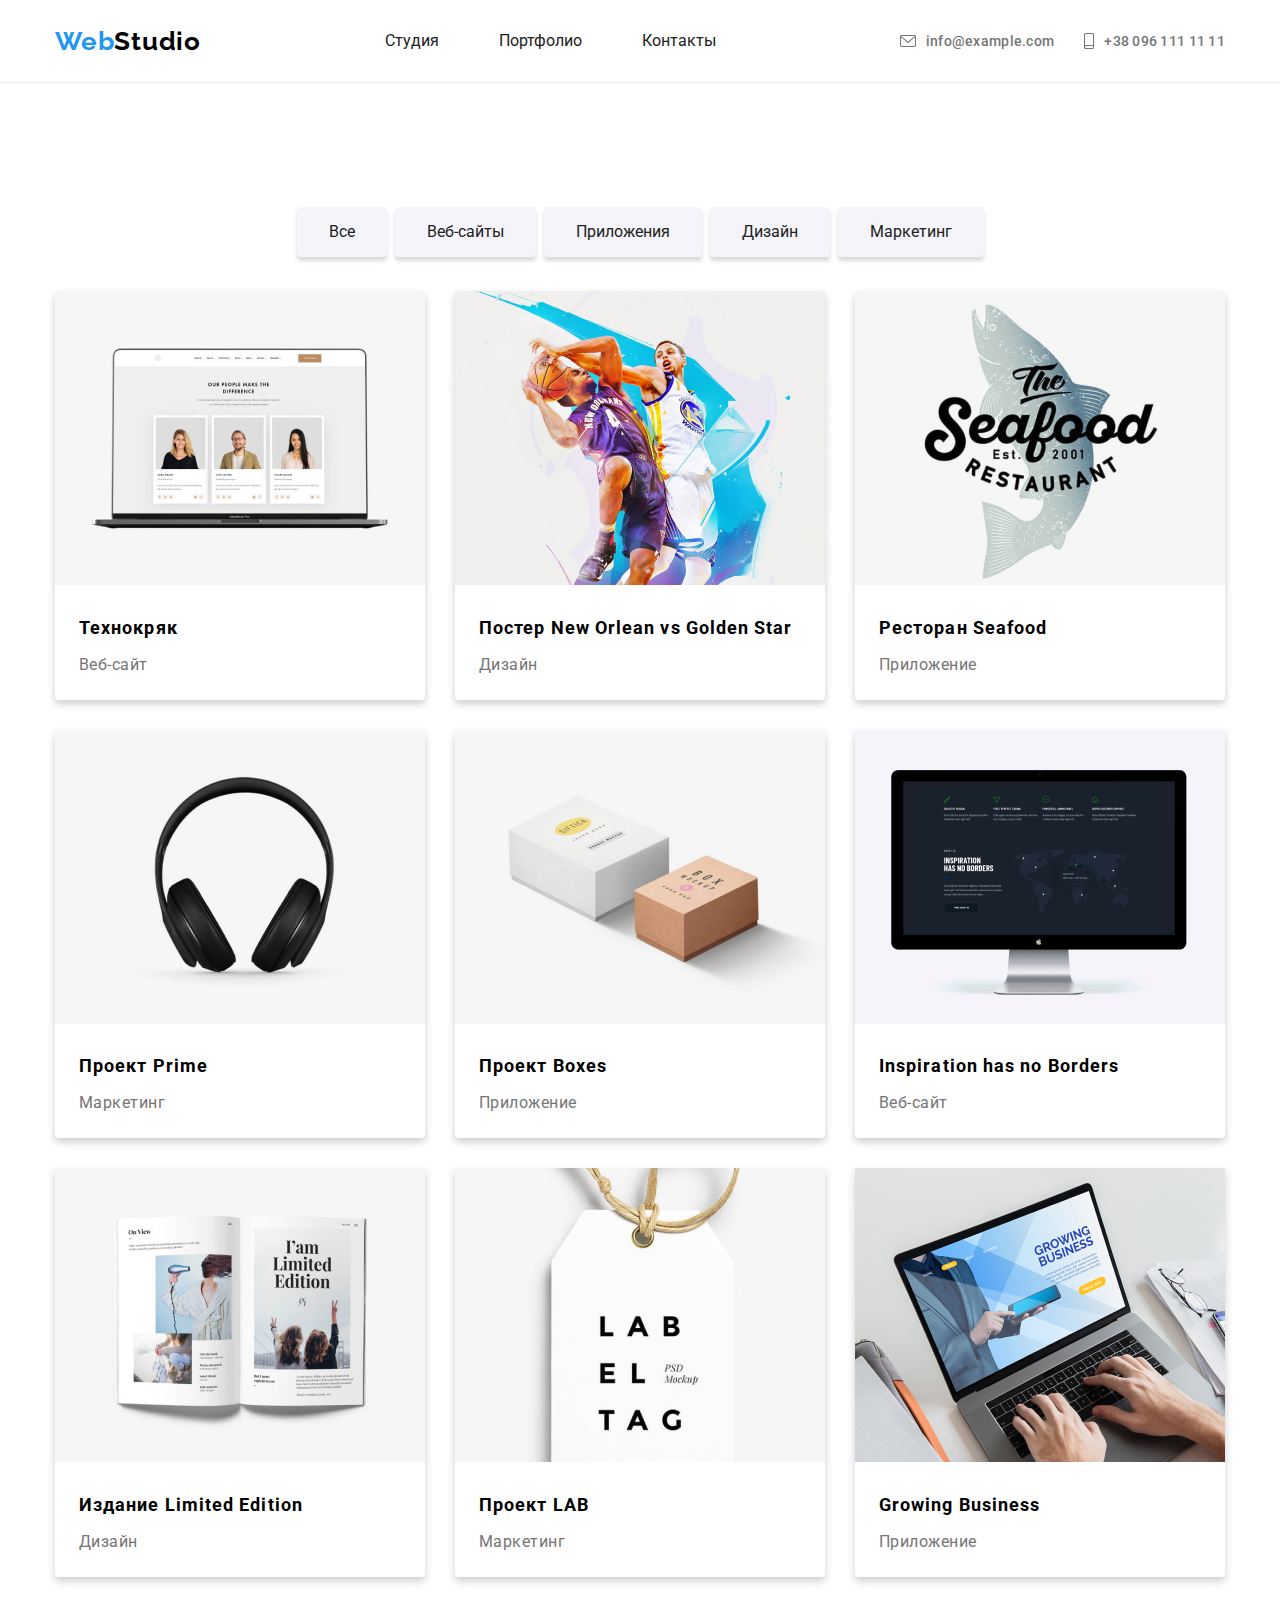
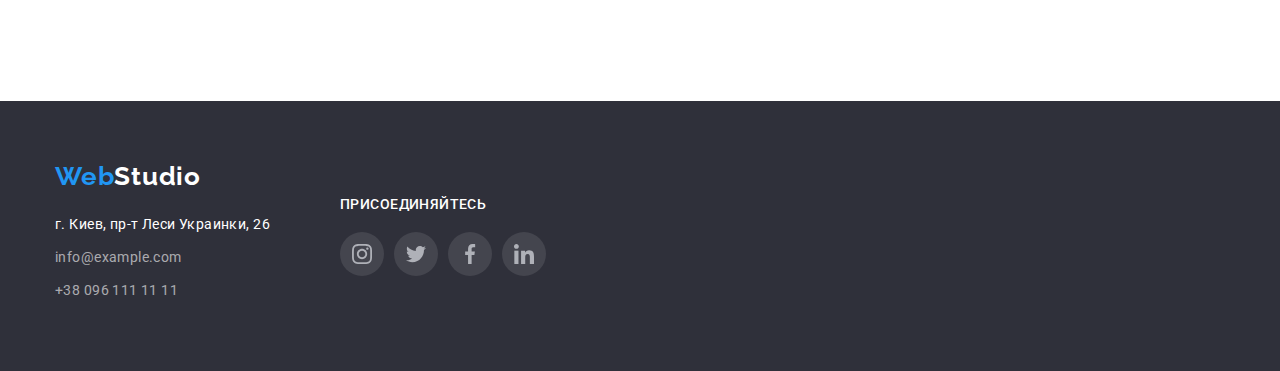
<file: portfolio.html>
<!DOCTYPE html>
<html lang="en">
  <head>
    <meta charset="UTF-8" />
    <meta http-equiv="X-UA-Compatible" content="IE=edge" />
    <meta name="viewport" content="width=device-width, initial-scale=1.0" />
    <title>Portfolio</title>
    <link rel="preconnect" href="https://fonts.googleapis.com" />
    <link rel="preconnect" href="https://fonts.gstatic.com" crossorigin />
    <link
      href="https://fonts.googleapis.com/css2?family=Raleway:wght@700&display=swap"
      rel="stylesheet"
    />
    <link
      href="https://fonts.googleapis.com/css2?family=Raleway:wght@700&family=Roboto:wght@500&display=swap"
      rel="stylesheet"
    />
    <link rel="stylesheet" href="css/normalize.css" />
    <link rel="stylesheet" href="css/style.css" />
  </head>
  <body>
    <!-- Header -->
    <header class="header">
      <div class="container">
        <div class="header-wrapper">
          <div>
            <a class="navbar-logo" href="#"
              >Web<span class="studio_head">Studio</span></a
            >
          </div>

          <nav class="nav">
            <ul class="nav__item">
              <li class="nav__item_list">
                <a href="./index.html" class="nav__item_list-link">Студия</a>
              </li>
              <li class="nav__item_list">
                <a href="#" class="nav__item_list-link">Портфолио</a>
              </li>
              <li class="nav__item_list">
                <a href="#" class="nav__item_list-link">Контакты</a>
              </li>
            </ul>
          </nav>

          <div class="header__block">
            <a
              class="header__block-link margin-right"
              href="mailto:info@example.com"
              ><svg
                width="16"
                height="16"
                viewBox="0 0 16 12"
                fill="none"
                xmlns="http://www.w3.org/2000/svg"
              >
                <path
                  d="M14.5 0H1.50001C0.672854 0 0 0.672853 0 1.50001V10.5C0 11.3271 0.672854 12 1.50001 12H14.5C15.3271 12 16 11.3271 16 10.5V1.50001C16 0.672853 15.3271 0 14.5 0V0ZM14.5 0.999994C14.5679 0.999994 14.6325 1.01409 14.6916 1.0387L8 6.83838L1.30833 1.0387C1.36742 1.01412 1.43204 0.999994 1.49998 0.999994H14.5ZM14.5 11H1.50001C1.22414 11 0.999996 10.7759 0.999996 10.5V2.09521L7.67236 7.87792C7.76661 7.95944 7.8833 7.99999 8 7.99999C8.1167 7.99999 8.23339 7.95948 8.32764 7.87792L15 2.09521V10.5C15 10.7759 14.7759 11 14.5 11V11Z"
                  fill="#757575"
                />
              </svg>
              <span class="header__block-text">info@example.com</span></a
            >
            <a class="header__block-link" href="tel:+380961111111"
              ><svg
                width="10"
                height="16"
                viewBox="0 0 10 16"
                fill="none"
                xmlns="http://www.w3.org/2000/svg"
              >
                <path
                  d="M8.5 0H1.5C0.672848 0 0 0.672848 0 1.5V14.5C0 15.3272 0.672848 16 1.5 16H8.5C9.32715 16 10 15.3272 10 14.5V1.5C10 0.672848 9.32715 0 8.5 0ZM1.5 1H8.5C8.77588 1 9 1.22412 9 1.5V12H1V1.5C1 1.22412 1.22412 1 1.5 1ZM8.5 15H1.5C1.22412 15 1 14.7759 1 14.5V13H9V14.5C9 14.7759 8.77588 15 8.5 15Z"
                  fill="#757575"
                />
                <path
                  d="M2.35355 13.7389C2.54882 13.9213 2.54882 14.2169 2.35355 14.3992C2.15828 14.5816 1.84172 14.5816 1.64645 14.3992C1.45118 14.2169 1.45118 13.9213 1.64645 13.7389C1.84172 13.5566 2.15828 13.5566 2.35355 13.7389Z"
                  fill="#757575"
                />
              </svg>
              <span class="header__block-text">+38 096 111 11 11</span></a
            >
          </div>
        </div>
      </div>
    </header>

    <!-- Main -->

    <main>
      <div class="container">
        <div class="group__btn">
          <button class="group__btn-item">Все</button
          ><button class="group__btn-item">Веб-сайты</button
          ><button class="group__btn-item">Приложения</button
          ><button class="group__btn-item">Дизайн</button
          ><button class="group__btn-item">Маркетинг</button>
        </div>
        <div class="cards__img">
          <div class="cards__img_item">
            <img src="images/portfolio/img.jpg" alt="img" />
            <div class="cards__img_block">
              <p class="cards__img-text">
                Ресурс предлагает комплексные предложения с разным уровнем
                функционала и сервисов. Все это позволит посетителю получить
                исчерпывающие сведения о компании или частном лице.
              </p>
            </div>
            <div class="cards__img_info">
              <span class="cards__img_info-a">Технокряк</span>
              <span class="cards__img_info-b">Веб-сайт</span>
            </div>
          </div>
          <div class="cards__img_item">
            <img src="images/portfolio/img_2.jpg" alt="img" />
            <div class="cards__img_block">
              <p class="cards__img-text">
                Ресурс предлагает комплексные предложения с разным уровнем
                функционала и сервисов. Все это позволит посетителю получить
                исчерпывающие сведения о компании или частном лице.
              </p>
            </div>
            <div class="cards__img_info">
              <span class="cards__img_info-a"
                >Постер New Orlean vs Golden Star</span
              >
              <span class="cards__img_info-b">Дизайн</span>
            </div>
          </div>
          <div class="cards__img_item">
            <img src="images/portfolio/img_3.jpg" alt="img" />
            <div class="cards__img_block">
              <p class="cards__img-text">
                Ресурс предлагает комплексные предложения с разным уровнем
                функционала и сервисов. Все это позволит посетителю получить
                исчерпывающие сведения о компании или частном лице.
              </p>
            </div>
            <div class="cards__img_info">
              <span class="cards__img_info-a">Ресторан Seafood</span>
              <span class="cards__img_info-b">Приложение</span>
            </div>
          </div>
          <div class="cards__img_item">
            <img src="images/portfolio/img_4.jpg" alt="img" />
            <div class="cards__img_block">
              <p class="cards__img-text">
                Ресурс предлагает комплексные предложения с разным уровнем
                функционала и сервисов. Все это позволит посетителю получить
                исчерпывающие сведения о компании или частном лице.
              </p>
            </div>
            <div class="cards__img_info">
              <span class="cards__img_info-a">Проект Prime</span>
              <span class="cards__img_info-b">Маркетинг</span>
            </div>
          </div>
          <div class="cards__img_item">
            <img src="images/portfolio/img_5.jpg" alt="img" />
            <div class="cards__img_block">
              <p class="cards__img-text">
                Ресурс предлагает комплексные предложения с разным уровнем
                функционала и сервисов. Все это позволит посетителю получить
                исчерпывающие сведения о компании или частном лице.
              </p>
            </div>
            <div class="cards__img_info">
              <span class="cards__img_info-a">Проект Boxes</span>
              <span class="cards__img_info-b">Приложение</span>
            </div>
          </div>
          <div class="cards__img_item">
            <img src="images/portfolio/img_6.jpg" alt="img" />
            <div class="cards__img_block">
              <p class="cards__img-text">
                Ресурс предлагает комплексные предложения с разным уровнем
                функционала и сервисов. Все это позволит посетителю получить
                исчерпывающие сведения о компании или частном лице.
              </p>
            </div>
            <div class="cards__img_info">
              <span class="cards__img_info-a">Inspiration has no Borders</span>
              <span class="cards__img_info-b">Веб-сайт</span>
            </div>
          </div>
          <div class="cards__img_item">
            <img src="images/portfolio/img_7.jpg" alt="img" />
            <div class="cards__img_block">
              <p class="cards__img-text">
                Ресурс предлагает комплексные предложения с разным уровнем
                функционала и сервисов. Все это позволит посетителю получить
                исчерпывающие сведения о компании или частном лице.
              </p>
            </div>
            <div class="cards__img_info">
              <span class="cards__img_info-a">Издание Limited Edition</span>
              <span class="cards__img_info-b">Дизайн</span>
            </div>
          </div>
          <div class="cards__img_item">
            <img src="images/portfolio/img_8.jpg" alt="img" />
            <div class="cards__img_block">
              <p class="cards__img-text">
                Ресурс предлагает комплексные предложения с разным уровнем
                функционала и сервисов. Все это позволит посетителю получить
                исчерпывающие сведения о компании или частном лице.
              </p>
            </div>
            <div class="cards__img_info">
              <span class="cards__img_info-a">Проект LAB</span>
              <span class="cards__img_info-b">Маркетинг</span>
            </div>
          </div>
          <div class="cards__img_item">
            <img src="images/portfolio/img_9.jpg" alt="img" />
            <div class="cards__img_block">
              <p class="cards__img-text">
                Ресурс предлагает комплексные предложения с разным уровнем
                функционала и сервисов. Все это позволит посетителю получить
                исчерпывающие сведения о компании или частном лице.
              </p>
            </div>
            <div class="cards__img_info">
              <span class="cards__img_info-a">Growing Business</span>
              <span class="cards__img_info-b">Приложение</span>
            </div>
          </div>
        </div>
      </div>
    </main>

    <!-- footer -->

    <footer class="footer">
      <div class="container">
        <div class="footer__box">
          <div class="footer__wraper">
            <a class="logo-footer" href="#"
              >Web<span class="studio">Studio</span></a
            >
            <address class="addr">
              <a class="link white" href="http://bit.ly/3pXMvUd" target="_blank"
                >г. Киев, пр-т Леси Украинки, 26</a
              >
            </address>
            <div class="footer__link">
              <a class="link disp" href="mailto:info@example.com"
                >info@example.com</a
              >
              <a class="link disp" href="tel:+380961111111"
                >+38 096 111 11 11</a
              >
            </div>
          </div>
          <div class="footer__social">
            <span class="footer__social-text">присоединяйтесь</span>
            <div class="footer__social-icon">
              <a class="social_link grey" href="#"
                ><svg
                  width="20"
                  height="20"
                  viewBox="0 0 20 20"
                  fill="none"
                  xmlns="http://www.w3.org/2000/svg"
                >
                  <g clip-path="url(#clip0_1_492)">
                    <path
                      d="M19.9804 5.88005C19.9336 4.81738 19.7617 4.0868 19.5156 3.45374C19.2616 2.78176 18.8709 2.18014 18.359 1.68002C17.8589 1.1721 17.2533 0.777435 16.5891 0.527447C15.9524 0.281274 15.2256 0.109427 14.163 0.0625732C13.0924 0.0117516 12.7525 0 10.0371 0C7.32173 0 6.98185 0.0117516 5.91521 0.0586052C4.85253 0.105459 4.12195 0.277459 3.48904 0.523479C2.81692 0.777435 2.2153 1.16814 1.71517 1.68002C1.20726 2.18014 0.812743 2.78573 0.562603 3.44992C0.31643 4.0868 0.144583 4.81341 0.0977294 5.87609C0.0469078 6.9467 0.0351562 7.28658 0.0351562 10.002C0.0351562 12.7173 0.0469078 13.0572 0.0937614 14.1239C0.140615 15.1865 0.312615 15.9171 0.558787 16.5502C0.812743 17.2221 1.20726 17.8238 1.71517 18.3239C2.2153 18.8318 2.82088 19.2265 3.48508 19.4765C4.12195 19.7226 4.84856 19.8945 5.91139 19.9413C6.97788 19.9883 7.31791 19.9999 10.0333 19.9999C12.7487 19.9999 13.0885 19.9883 14.1552 19.9413C15.2179 19.8945 15.9484 19.7226 16.5813 19.4765C17.9254 18.9568 18.9881 17.8941 19.5078 16.5502C19.7538 15.9133 19.9258 15.1865 19.9727 14.1239C20.0195 13.0572 20.0313 12.7173 20.0313 10.002C20.0313 7.28658 20.0273 6.9467 19.9804 5.88005ZM18.1794 14.0457C18.1364 15.0225 17.9723 15.5499 17.8356 15.9015C17.4995 16.7728 16.808 17.4643 15.9367 17.8004C15.5851 17.9372 15.0538 18.1012 14.0809 18.1441C13.026 18.1911 12.7096 18.2027 10.0411 18.2027C7.37255 18.2027 7.05221 18.1911 6.00113 18.1441C5.02438 18.1012 4.49693 17.9372 4.1453 17.8004C3.71171 17.6402 3.31704 17.3862 2.9967 17.0541C2.6646 16.7298 2.41065 16.3391 2.2504 15.9055C2.11365 15.5539 1.94959 15.0225 1.90671 14.0497C1.8597 12.9948 1.8481 12.6783 1.8481 10.0097C1.8481 7.34122 1.8597 7.02087 1.90671 5.96995C1.94959 4.99319 2.11365 4.46575 2.2504 4.11412C2.41065 3.68038 2.6646 3.28586 3.00067 2.96536C3.32483 2.63327 3.71553 2.37931 4.14927 2.21921C4.5009 2.08247 5.03231 1.9184 6.0051 1.87537C7.05999 1.82851 7.37652 1.81676 10.0449 1.81676C12.7174 1.81676 13.0337 1.82851 14.0848 1.87537C15.0616 1.9184 15.589 2.08247 15.9407 2.21921C16.3742 2.37931 16.7689 2.63327 17.0893 2.96536C17.4213 3.28967 17.6753 3.68038 17.8356 4.11412C17.9723 4.46575 18.1364 4.99701 18.1794 5.96995C18.2263 7.02484 18.238 7.34122 18.238 10.0097C18.238 12.6783 18.2263 12.9908 18.1794 14.0457Z"
                      fill="#AFB1B8"
                    />
                    <path
                      d="M10.0371 4.8642C7.20074 4.8642 4.89941 7.16537 4.89941 10.0019C4.89941 12.8385 7.20074 15.1396 10.0371 15.1396C12.8737 15.1396 15.1749 12.8385 15.1749 10.0019C15.1749 7.16537 12.8737 4.8642 10.0371 4.8642ZM10.0371 13.3346C8.19702 13.3346 6.70442 11.8422 6.70442 10.0019C6.70442 8.16165 8.19702 6.66921 10.0371 6.66921C11.8774 6.66921 13.3698 8.16165 13.3698 10.0019C13.3698 11.8422 11.8774 13.3346 10.0371 13.3346V13.3346Z"
                      fill="#AFB1B8"
                    />
                    <path
                      d="M16.5775 4.6611C16.5775 5.32346 16.0404 5.86052 15.3779 5.86052C14.7155 5.86052 14.1785 5.32346 14.1785 4.6611C14.1785 3.99858 14.7155 3.46167 15.3779 3.46167C16.0404 3.46167 16.5775 3.99858 16.5775 4.6611V4.6611Z"
                      fill="#AFB1B8"
                    />
                  </g>
                  <defs>
                    <clipPath id="clip0_1_492">
                      <rect width="20" height="20" fill="white" />
                    </clipPath>
                  </defs>
                </svg>
              </a>
              <a class="social_link grey" href="#"
                ><svg
                  width="20"
                  height="20"
                  viewBox="0 0 20 20"
                  fill="none"
                  xmlns="http://www.w3.org/2000/svg"
                >
                  <g clip-path="url(#clip0_1_486)">
                    <path
                      d="M20 3.79875C19.2563 4.125 18.4637 4.34125 17.6375 4.44625C18.4875 3.93875 19.1363 3.14125 19.4412 2.18C18.6488 2.6525 17.7738 2.98625 16.8412 3.1725C16.0887 2.37125 15.0162 1.875 13.8462 1.875C11.5763 1.875 9.74875 3.7175 9.74875 5.97625C9.74875 6.30125 9.77625 6.61375 9.84375 6.91125C6.435 6.745 3.41875 5.11125 1.3925 2.6225C1.03875 3.23625 0.83125 3.93875 0.83125 4.695C0.83125 6.115 1.5625 7.37375 2.6525 8.1025C1.99375 8.09 1.3475 7.89875 0.8 7.5975C0.8 7.61 0.8 7.62625 0.8 7.6425C0.8 9.635 2.22125 11.29 4.085 11.6712C3.75125 11.7625 3.3875 11.8062 3.01 11.8062C2.7475 11.8062 2.4825 11.7913 2.23375 11.7362C2.765 13.36 4.2725 14.5538 6.065 14.5925C4.67 15.6838 2.89875 16.3412 0.98125 16.3412C0.645 16.3412 0.3225 16.3263 0 16.285C1.81625 17.4563 3.96875 18.125 6.29 18.125C13.835 18.125 17.96 11.875 17.96 6.4575C17.96 6.27625 17.9538 6.10125 17.945 5.9275C18.7588 5.35 19.4425 4.62875 20 3.79875Z"
                      fill="#AFB1B8"
                    />
                  </g>
                  <defs>
                    <clipPath id="clip0_1_486">
                      <rect width="20" height="20" fill="white" />
                    </clipPath>
                  </defs>
                </svg>
              </a>
              <a class="social_link grey" href="#"
                ><svg
                  width="20"
                  height="20"
                  viewBox="0 0 20 20"
                  fill="none"
                  xmlns="http://www.w3.org/2000/svg"
                >
                  <g clip-path="url(#clip0_1_482)">
                    <path
                      d="M13.3308 3.32083H15.1567V0.140833C14.8417 0.0975 13.7583 0 12.4967 0C9.86416 0 8.06082 1.65583 8.06082 4.69917V7.5H5.15582V11.055H8.06082V20H11.6225V11.0558H14.41L14.8525 7.50083H11.6217V5.05167C11.6225 4.02417 11.8992 3.32083 13.3308 3.32083Z"
                      fill="#AFB1B8"
                    />
                  </g>
                  <defs>
                    <clipPath id="clip0_1_482">
                      <rect width="20" height="20" fill="white" />
                    </clipPath>
                  </defs>
                </svg>
              </a>
              <a class="social_link grey" href="#"
                ><svg
                  width="20"
                  height="20"
                  viewBox="0 0 20 20"
                  fill="none"
                  xmlns="http://www.w3.org/2000/svg"
                >
                  <g clip-path="url(#clip0_1_476)">
                    <path
                      d="M19.995 20V19.9992H20V12.6642C20 9.07587 19.2275 6.31171 15.0325 6.31171C13.0158 6.31171 11.6625 7.41837 11.11 8.46754H11.0517V6.64671H7.07416V19.9992H11.2158V13.3875C11.2158 11.6467 11.5458 9.96337 13.7017 9.96337C15.8258 9.96337 15.8575 11.95 15.8575 13.4992V20H19.995Z"
                      fill="#AFB1B8"
                    />
                    <path
                      d="M0.330017 6.64746H4.47668V20H0.330017V6.64746Z"
                      fill="#AFB1B8"
                    />
                    <path
                      d="M2.40167 0C1.07583 0 0 1.07583 0 2.40167C0 3.7275 1.07583 4.82583 2.40167 4.82583C3.7275 4.82583 4.80333 3.7275 4.80333 2.40167C4.8025 1.07583 3.72667 0 2.40167 0V0Z"
                      fill="#AFB1B8"
                    />
                  </g>
                  <defs>
                    <clipPath id="clip0_1_476">
                      <rect width="20" height="20" fill="white" />
                    </clipPath>
                  </defs>
                </svg>
              </a>
            </div>
          </div>
        </div>
      </div>
    </footer>
  </body>
</html>
</file>
<file: css/style.css>
* {
  margin: 0;
  padding: 0;
  list-style: none;
  text-decoration: none;
  box-sizing: border-box;
}

body {
  font-family: "Roboto", sans-serif;
}

/* Header */

.header {
  border-bottom: 1px solid #ececec;
}

.container {
  max-width: 1170px;
  margin: 0 auto;
}

.navbar-logo {
  font-family: "Raleway", sans-serif;
  font-style: normal;
  font-weight: 700;
  font-size: 26px;
  line-height: 31px;
  letter-spacing: 0.03em;
  color: #2196f3;
}

.studio_head {
  color: #000;
}

.header-wrapper {
  display: flex;
  justify-content: space-between;
  align-items: center;
}

.nav__item_list {
  padding: 32px 0;
  background: linear-gradient(rgb(33, 150, 243), rgb(33, 150, 243)) 50% 100% /
    0px 1px no-repeat;
  transition: 250ms ease 0.1s;
}

.nav__item_list:hover {
  background-size: 100% 2px;
}

.nav__item {
  display: flex;
}

.nav__item_list-link {
  color: #212121;
  padding: 30px;
}

.nav__item_list-link:hover {
  color: #2196f3;
}

.header__block {
  display: flex;
}

.margin-right {
  margin-right: 30px;
}

.header__block-link {
  display: flex;
}

.header__block-text {
  font-weight: 500;
  font-size: 14px;
  line-height: 16px;
  letter-spacing: 0.02em;
  color: #757575;
  padding-left: 10px;
}

/* Почему не работает вместе хавер */

.header__block-link:hover,
.header__block-text:hover {
  color: #2196f3;
}

.header__block-link:hover path {
  fill: #2196f3;
}

/* Main  */

.main {
  text-align: center;
  background: url("../images/Overlay.jpg") no-repeat center / contain;
  background-size: cover;
  padding: 200px;
  position: relative;
}

.title__wrapper {
  position: relative;
  z-index: 2;
}
.main:after {
  content: "";
  position: absolute;
  top: 0;
  left: 0;
  right: 0;
  bottom: 0;
  background: #2f303a;
  opacity: 0.5;
  z-index: 1;
}

.title__wrapper_text {
  font-weight: 900;
  font-size: 44px;
  line-height: 60px;
  text-align: center;
  letter-spacing: 0.06em;
  text-transform: uppercase;
  color: #ffffff;
}

.title__wrapper_btn {
  display: inline-block;
  margin-top: 30px;
  padding: 10px 32px;
  font-size: 16px;
  line-height: 30px;
  color: #ffffff;
  background: #2196f3;
  box-shadow: 0px 4px 4px rgba(0, 0, 0, 0.15);
  border-radius: 4px;
  border: none;
}

.title__wrapper_btn:hover {
  animation: pulsate 1s ease-in-out;
}

@keyframes pulsate {
  0% {
    box-shadow: 0 0 25px #5ddcff, 0 0 50px #4e00c2;
  }
}

.title__wrapper_btn:active {
  color: red;
}

.info__list {
  display: flex;
  margin: 94px 0;
  justify-content: space-between;
}

.info__list-link {
  flex-basis: calc(25% - 30px);
}

.info__list-link-p {
  font-weight: 400;
  font-size: 14px;
  line-height: 24px;
  letter-spacing: 0.03em;
  color: #757575;
}

.info__list-link-intro {
  font-weight: 700;
  font-size: 14px;
  line-height: 16px;
  letter-spacing: 0.03em;
  text-transform: uppercase;
  color: #212121;
  padding-bottom: 10px;
}

/* Images */

.images {
  text-align: center;
  padding-bottom: 94px;
}
.images__wrapper_intro,
.team__wrapper-intro {
  font-weight: 700;
  font-size: 36px;
  line-height: 42px;
  letter-spacing: 0.03em;
  color: #212121;
  padding-bottom: 50px;
}

.info__list-link-intro {
  margin-top: 30px;
}

.info__list-img {
  background: #f5f4fa;
  padding: 25px 100px;
}

.images__cards {
  display: flex;
  justify-content: space-between;
}

.images__cards-link {
  position: relative;
  transition: 1s;
  display: block;
  width: 370px;
  height: 294px;
}

.images__cards-link:hover .images__cards-block {
  visibility: visible;
  opacity: 1;
}

.images__cards-block {
  position: absolute;
  width: 100%;
  padding: 27px 0;
  background: linear-gradient(
    to bottom,
    rgba(0, 0, 0, 0) 0%,
    rgba(0, 0, 0, 0.7) 100%
  );
  bottom: 0;
  visibility: hidden;
  opacity: 0;
  transition: all 1s ease 0s;
}

.images__cards-text {
  font-weight: 700;
  font-size: 14px;
  line-height: 16px;
  text-align: center;
  letter-spacing: 0.03em;
  text-transform: uppercase;
  color: #ffffff;
}

/* People */

.people {
  text-align: center;
  padding: 94px 0;
  background-color: #f5f4fa;
}

.cards__wrapper-item {
  display: flex;
  justify-content: space-between;
}

.cards__wrapper-item-link {
  flex-basis: calc(25% - 30px);
  background: #ffffff;
  box-shadow: 0 4px 8px 0 rgba(0, 0, 0, 0.2);
  transition: 0.3s;
  border-radius: 0px 0px 4px 4px;
}

.cards__wrapper-item-link:hover {
  box-shadow: 0 8px 16px 0 rgba(0, 0, 0, 0.2);
}

.cards__wrapper-item-link-intro {
  display: block;
  font-weight: 500;
  font-size: 16px;
  line-height: 19px;
  letter-spacing: 0.03em;
  color: #212121;
  padding-top: 30px;
}

.cards__wrapper-item-link-p {
  display: block;
  font-weight: 400;
  font-size: 16px;
  line-height: 19px;
  letter-spacing: 0.03em;
  color: #757575;
  padding-top: 10px;
  padding-bottom: 16px;
}

.cards-icon {
  max-width: 100%;
  border-radius: 5px 5px 0 0;
}

.social {
  display: flex;
  justify-content: space-between;
  padding: 0 32px 30px 32px;
}

.social_link {
  display: flex;
  align-items: center;
  justify-content: center;
  width: 44px;
  height: 44px;
  border-radius: 50%;
  transition: all 0.5s ease;
}

.social_link:hover {
  background: #2196f3;
}

.social_link path {
  transition: all 0.5s ease;
}

.social_link:hover path {
  fill: #fff;
}

/* Regular customers */

.clients__wrapper-intro {
  padding-top: 94px;
  padding-bottom: 50px;
  font-weight: 700;
  font-size: 36px;
  line-height: 42px;
  text-align: center;
  letter-spacing: 0.03em;
}

.clients__item-img {
  justify-content: center;
  align-items: center;
  flex-basis: calc(16.666% - 30px);
  border: 1px solid #afb1b8;
  border-radius: 4px;
}

.clients__item-link {
  display: flex;
  height: 92px;
}

.clients__item-link svg {
  margin: auto;
}

.clients__item-img:hover {
  border: 1px solid #2196f3;
}

.clients__item {
  display: flex;
  justify-content: space-between;
  padding-bottom: 94px;
}

.clients__item-img:hover path {
  fill: #2196f3;
}

/* Footer */

.footer {
  background-color: #2f303a;
  padding: 60px 0;
}

.logo-footer {
  display: block;
  font-family: "Raleway";
  font-style: normal;
  font-weight: 700;
  font-size: 26px;
  line-height: 31px;
  letter-spacing: 0.03em;
  color: #2196f3;
  padding-bottom: 20px;
}

.footer__wraper {
  display: inline-block;
}

.studio {
  color: white;
}

.footer__link {
  display: inline-block;
}

.disp {
  display: block;
}

.addr {
  padding-bottom: 9px;
}

.link {
  font-family: "Roboto";
  font-style: normal;
  font-weight: 400;
  font-size: 14px;
  line-height: 24px;
  letter-spacing: 0.03em;
  color: rgba(255, 255, 255, 0.6);
  padding-bottom: 9px;
}

.white {
  color: white;
}

.link:hover {
  color: #2196f3;
}

.footer__box {
  display: flex;
}

.footer__social-text {
  color: #ffffff;
  font-weight: 500;
  font-size: 14px;
  line-height: 16px;
  letter-spacing: 0.03em;
  text-transform: uppercase;
  padding-bottom: 20px;
  text-align: left;
}

.footer__social-icon {
  display: flex;
}

.footer__social {
  display: flex;
  flex-direction: column;
  justify-content: center;

  padding-left: 70px;
}

.grey {
  background: rgba(255, 255, 255, 0.1);
  margin-right: 10px;
}

.grey:last-child {
  margin-right: 0;
}

/* Portfolio */

/* Group button */

.group__btn {
  display: flex;
  padding-top: 94px;
  padding-bottom: 34px;
  font-weight: 500;
  font-size: 16px;
  line-height: 26px;
  letter-spacing: 0.03em;
  justify-content: center;
}

.group__btn-item {
  margin-right: 8px;
  display: inline-block;
  margin-top: 30px;
  padding: 10px 32px;
  font-size: 16px;
  line-height: 30px;
  color: #212121;
  background: #f5f4fa;
  box-shadow: 0px 4px 4px rgba(0, 0, 0, 0.15);
  border-radius: 4px;
  border: none;
}
.group__btn-item:last-child {
  margin-right: 0px;
}

.group__btn-item:hover {
  color: #ffffff;
  background: #2196f3;
  animation: pulsate 1s ease-in-out;
}

@keyframes pulsate {
  0% {
    box-shadow: 0 0 25px #5ddcff, 0 0 50px #4e00c2;
  }
}

.group__btn-item:active {
  color: red;
}

/* Cards */

.cards__img {
  display: flex;
  justify-content: space-between;
  flex-wrap: wrap;
  padding-bottom: 94px;
}

.cards__img_item {
  box-shadow: 0 4px 8px 0 rgba(0, 0, 0, 0.2);
  transition: 0.3s;
  border-radius: 0px 0px 4px 4px;
  /* Вопрос почему не работает ? */
  flex-basis: calc(33.333% - 30px);
  margin-bottom: 30px;
  position: relative;
}
.cards__img_item:hover {
  box-shadow: 0 8px 16px 0 rgba(0, 0, 0, 0.2);
}

.cards__img-text {
  padding: 63px 24px;
  font-weight: 400;
  font-size: 18px;
  line-height: 28px;
  letter-spacing: 0.03em;
  color: #ffffff;
}

.cards__img_block {
  position: absolute;
  width: 100%;
  height: 294px;
  background: rgba(33, 150, 243, 0.9);
  top: 0;
  left: 0;
  visibility: hidden;
  opacity: 0;
  transition: all 1s ease 0s;
}

.cards__img_item:hover .cards__img_block {
  visibility: visible;
  opacity: 1;
}

.cards__img_info {
  padding: 20px 24px;
}

.cards__img_info-a,
.cards__img_info-b {
  display: block;
}

.cards__img_info-a {
  margin-bottom: 4px;
  font-weight: 700;
  font-size: 18px;
  line-height: 36px;
  letter-spacing: 0.06em;
}

.cards__img_info-b {
  font-weight: 400;
  font-size: 16px;
  line-height: 30px;
  letter-spacing: 0.03em;
  color: #757575;
}

/* Modal */

.demo {
  display: none;
  position: absolute;
  width: 100%;
  background: rgba(0, 0, 0, 0.2);
  z-index: 4;
  top: 0;
}

.demo__mid {
  margin: 100px auto;
  background: #ffffff;
  box-shadow: 0px 1px 3px rgba(0, 0, 0, 0.12), 0px 1px 1px rgba(0, 0, 0, 0.14),
    0px 2px 1px rgba(0, 0, 0, 0.2);
  border-radius: 4px;
  width: 528px;
  height: 581px;
}

.demo__close-img {
  margin-top: 8px;
  margin-left: 490px;
}

.close_none {
  display: block;
}
</file>
